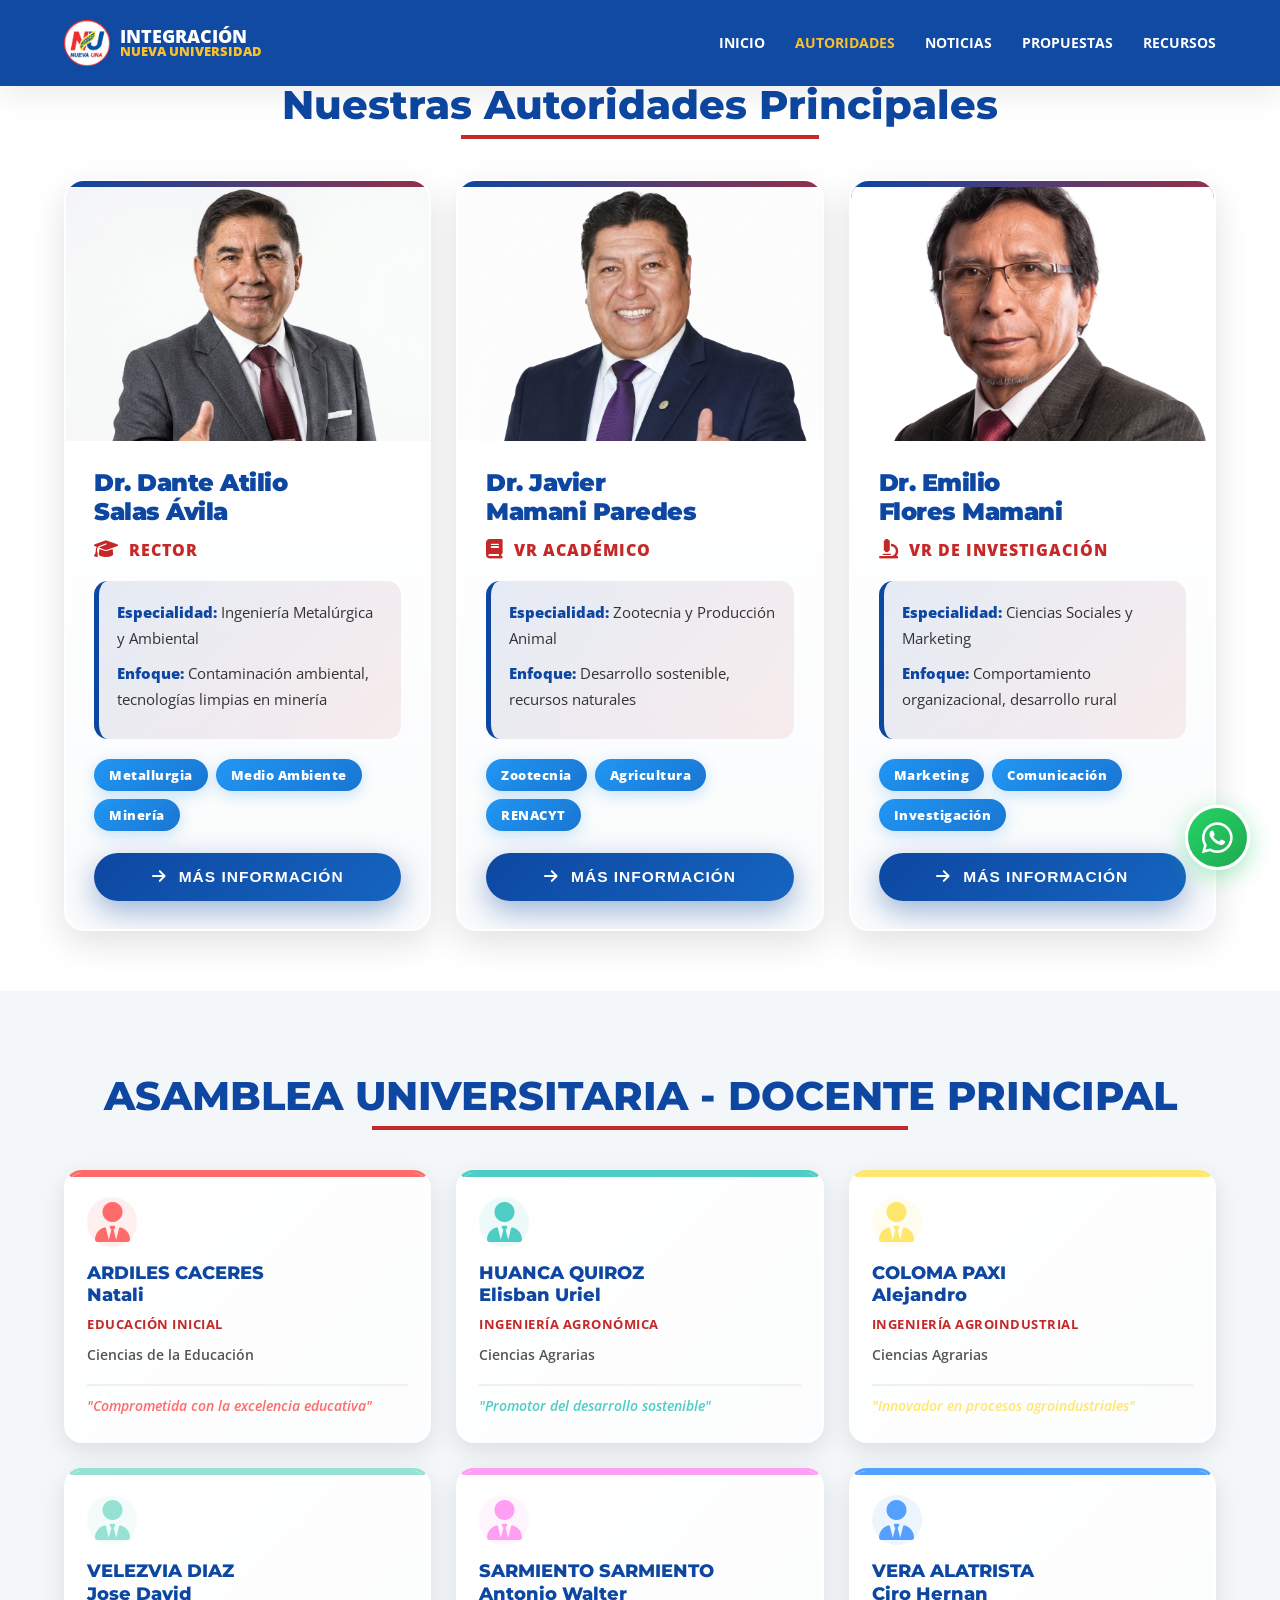
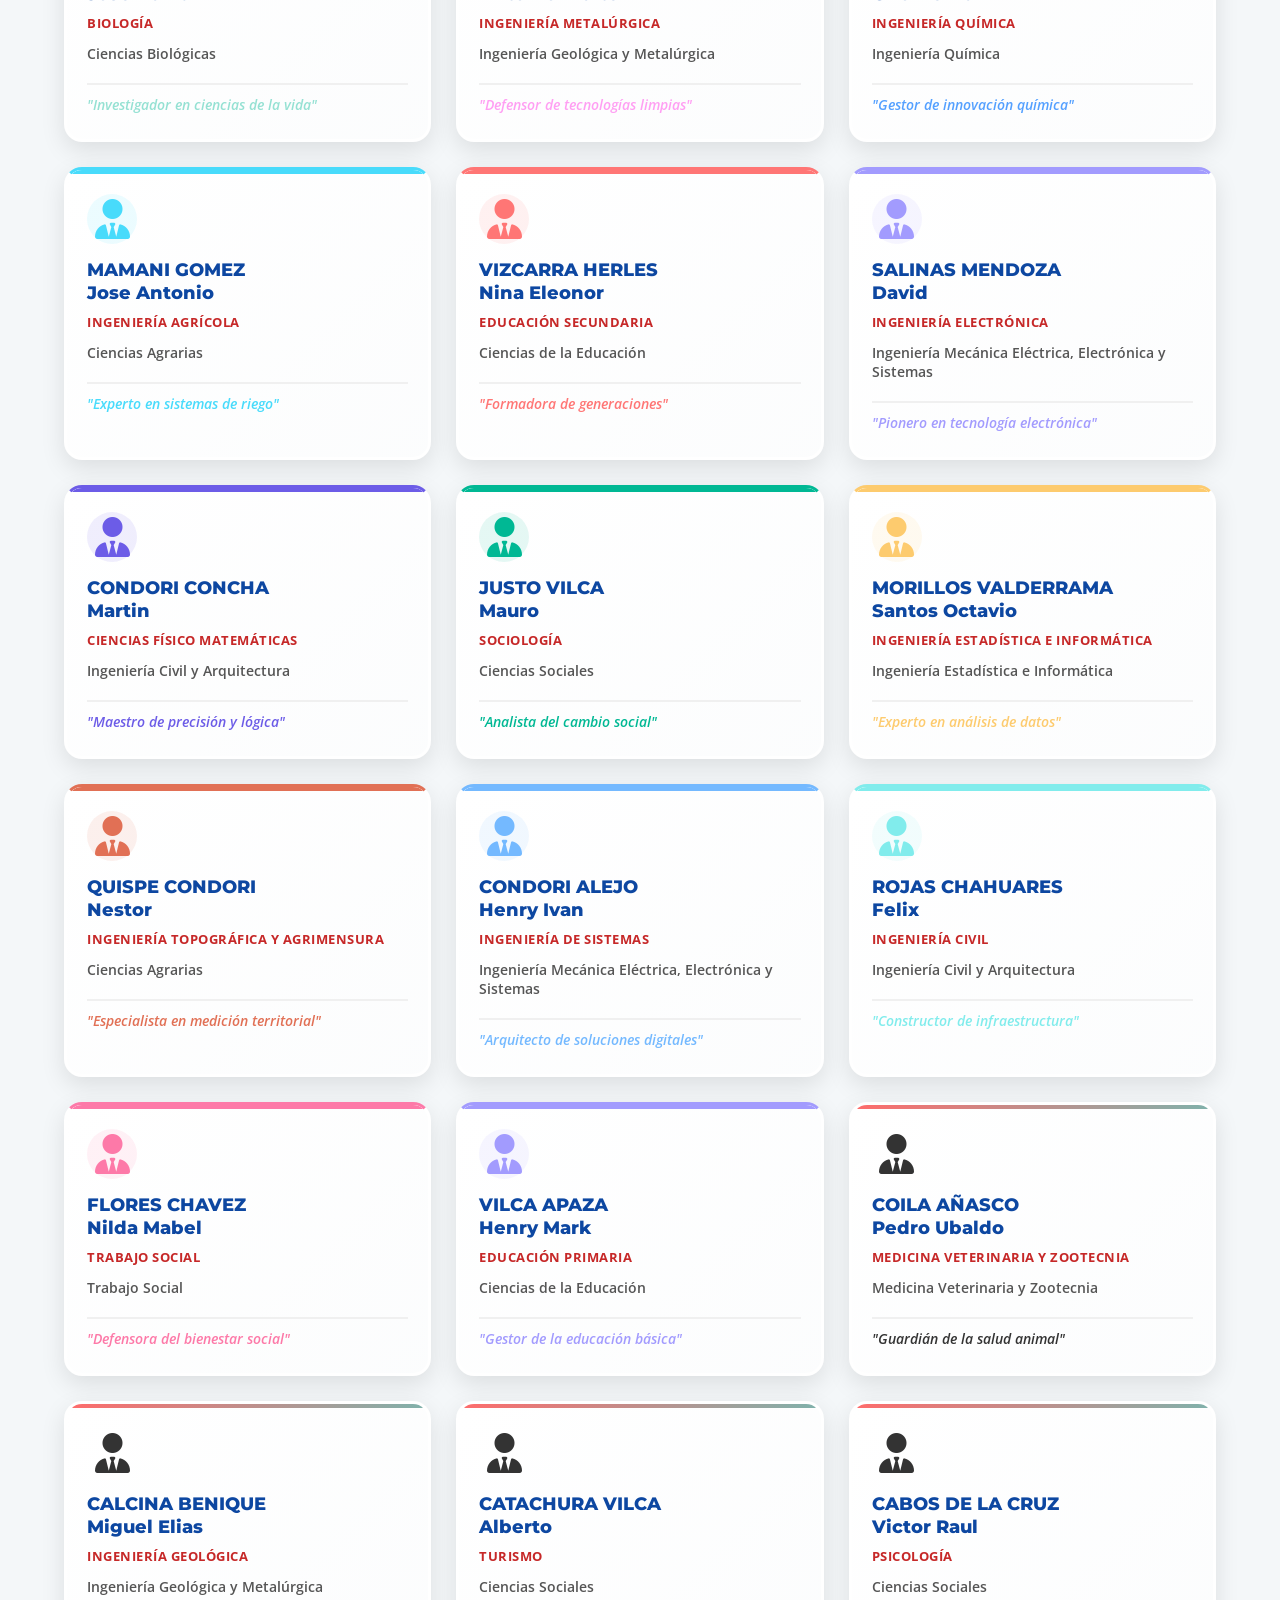
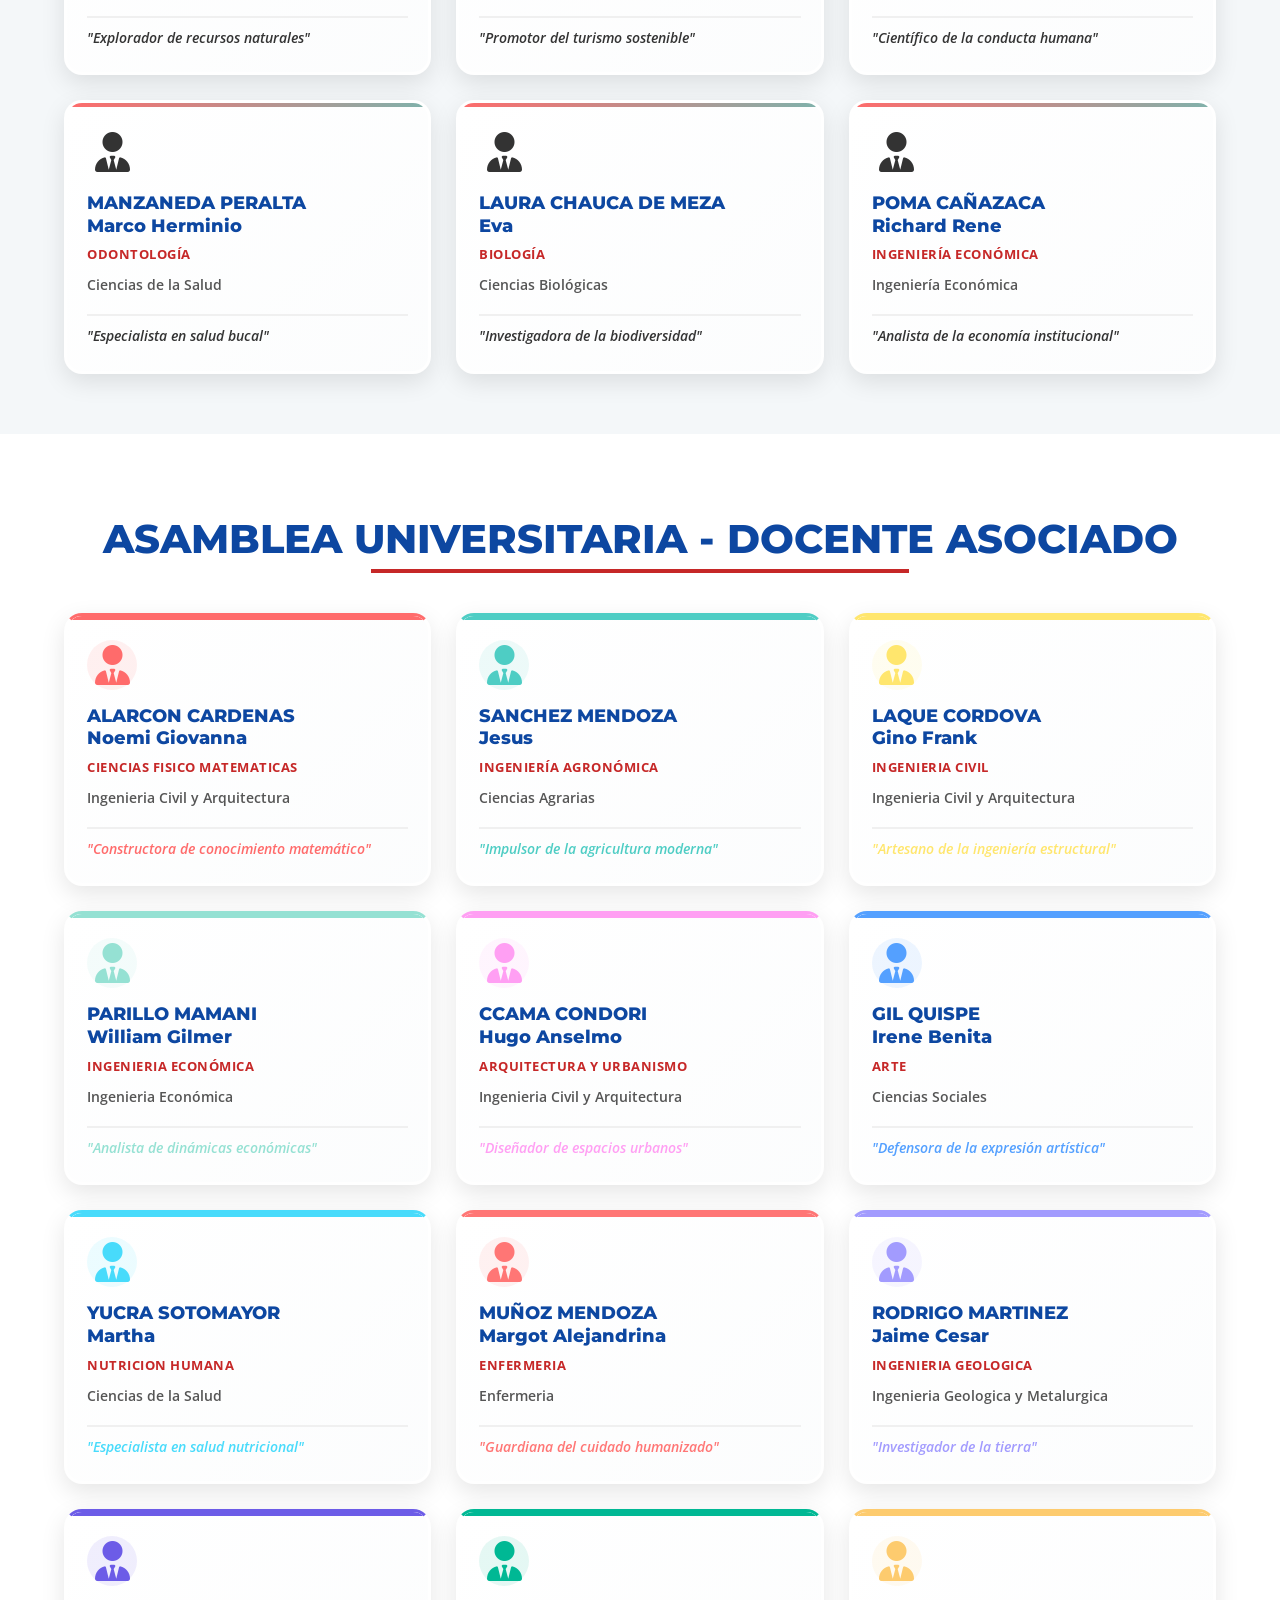
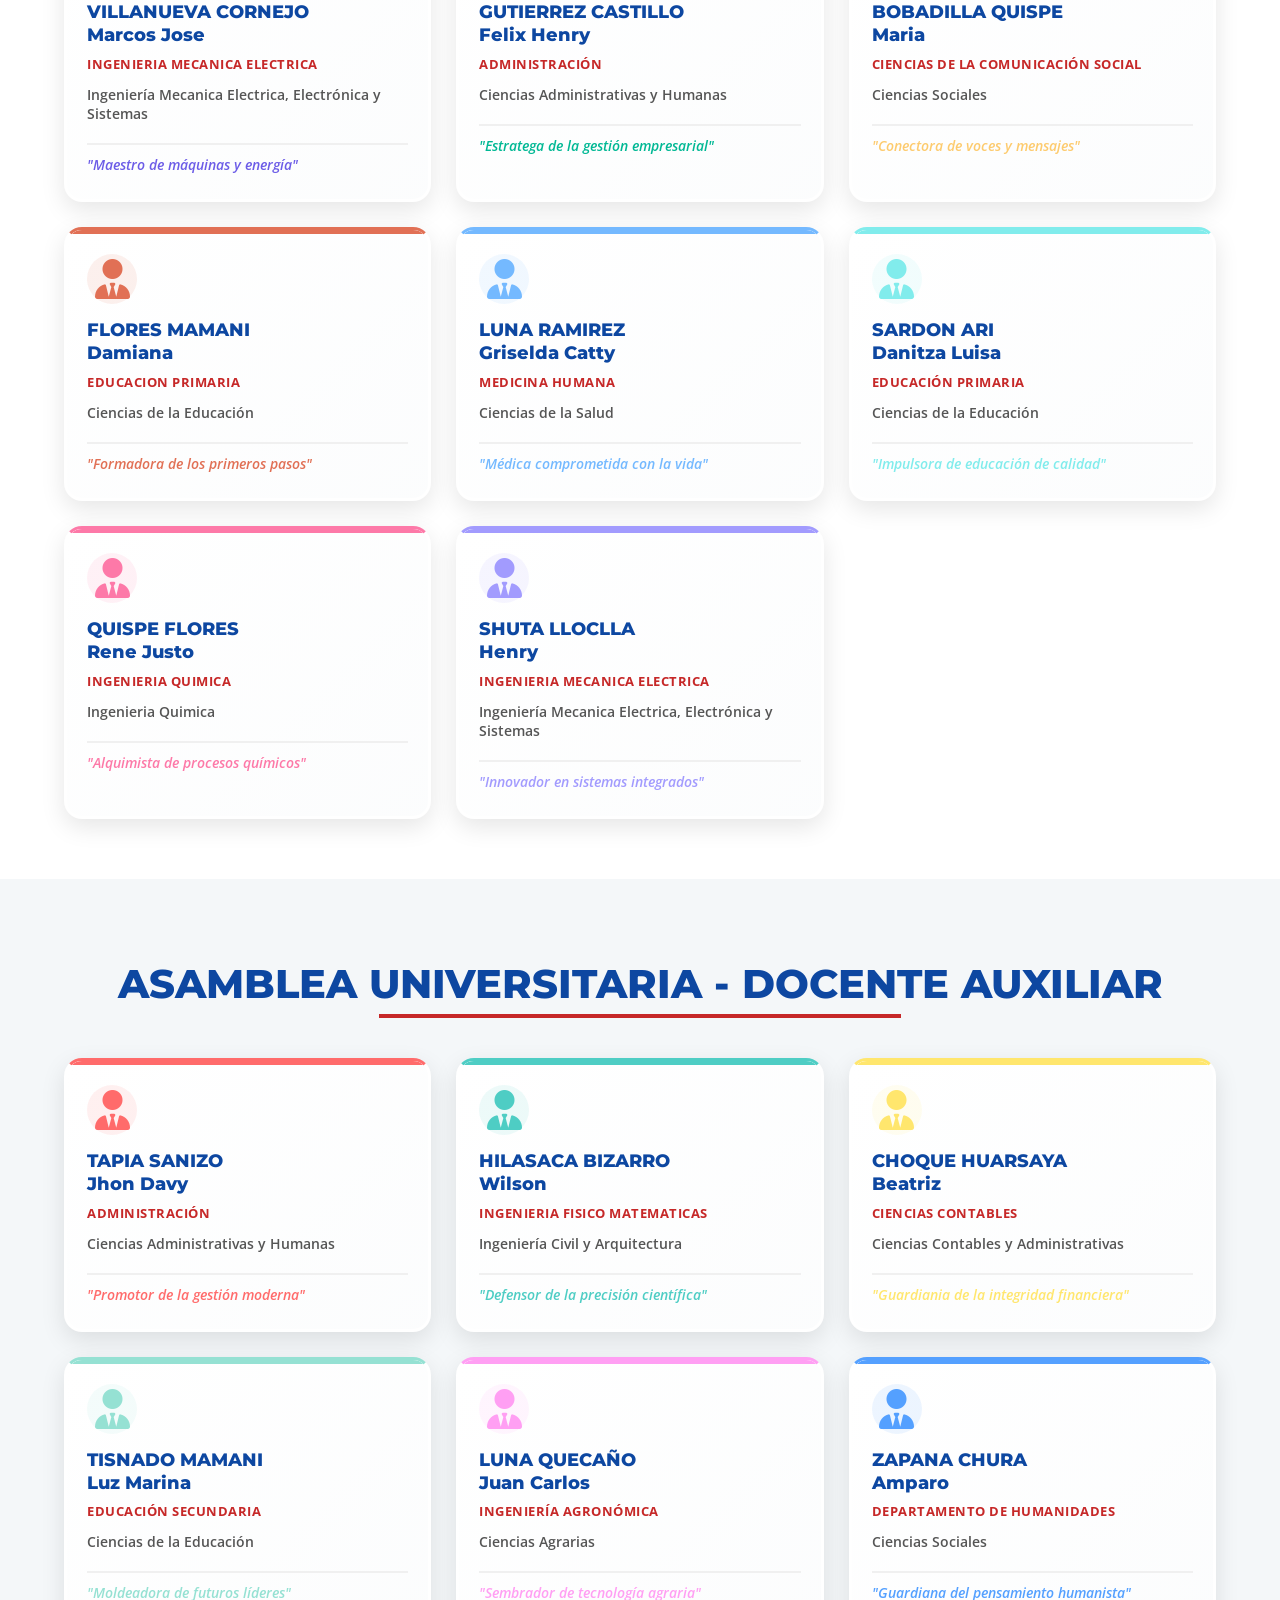
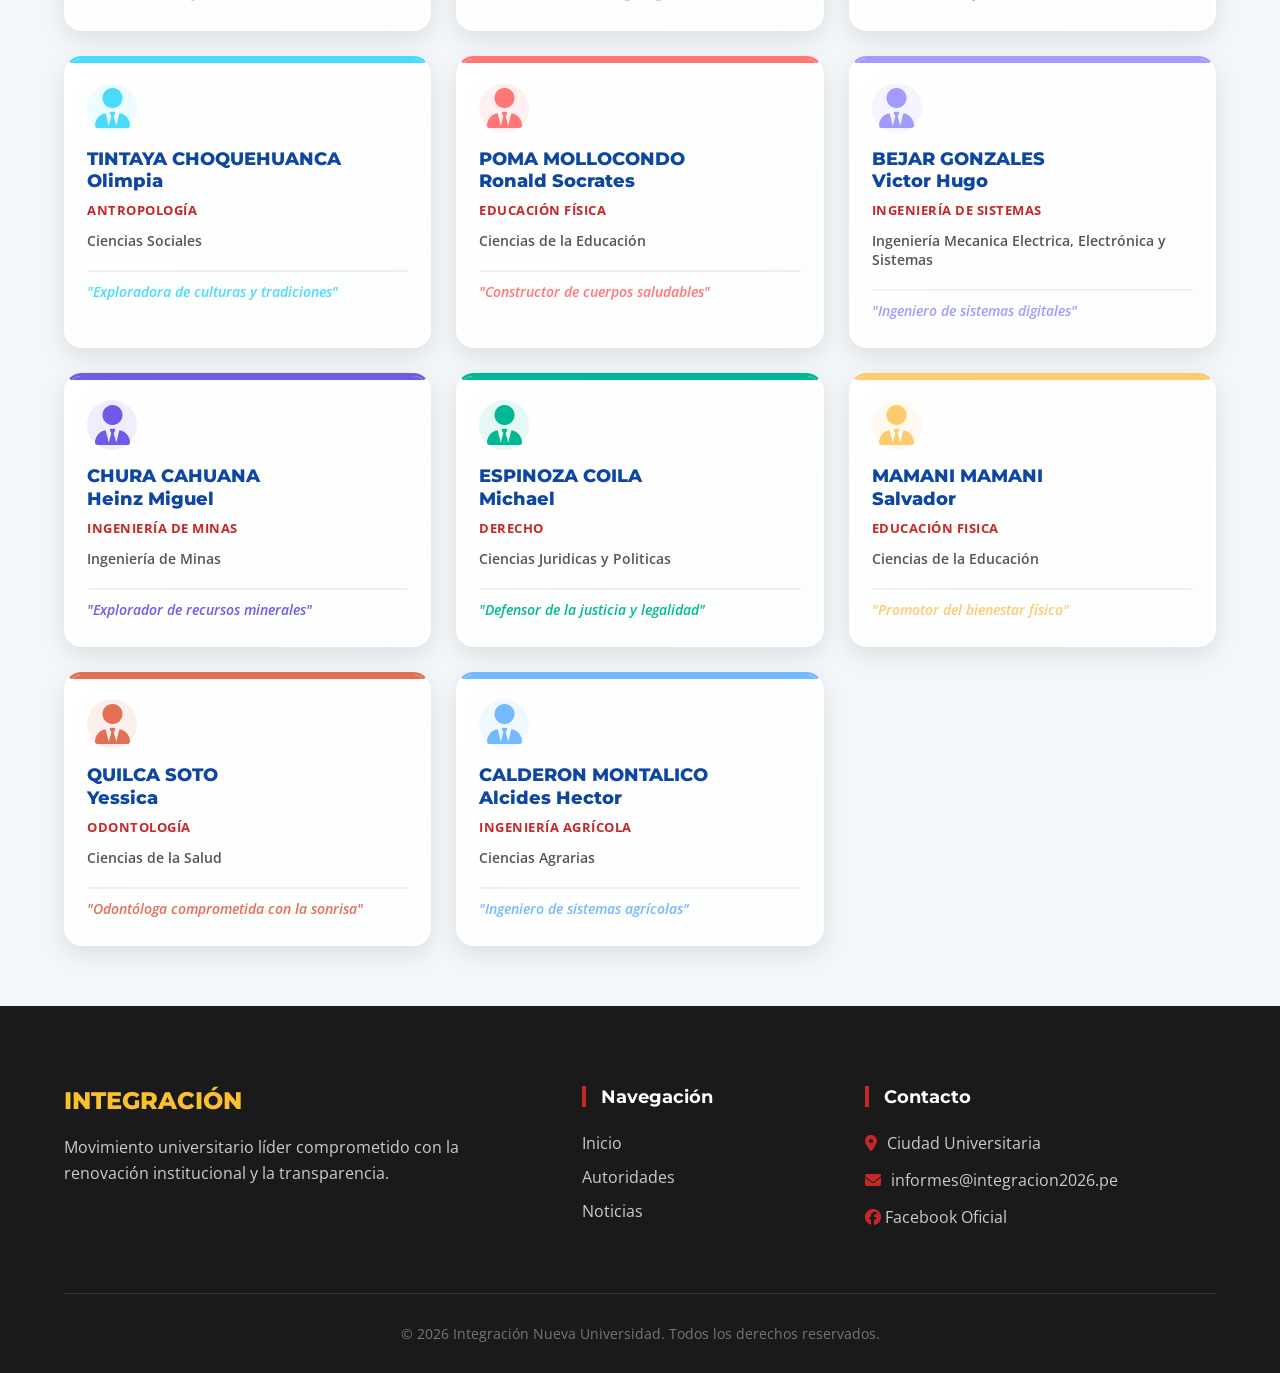
<file: autoridades.html>
<!DOCTYPE html>
<html lang="es">
<head>
    <meta charset="UTF-8">
    <meta name="viewport" content="width=device-width, initial-scale=1.0">
    <title>Nuestro Equipo | Integración Nueva Universidad</title>
    <link href="https://fonts.googleapis.com/css2?family=Montserrat:wght@400;600;700;800&family=Open+Sans:wght@300;400;600&display=swap" rel="stylesheet">
    <link rel="stylesheet" href="https://cdnjs.cloudflare.com/ajax/libs/font-awesome/6.4.0/css/all.min.css">
    <link rel="stylesheet" href="style.css">
    <link rel="icon" href="logo.PNG" type="image/x-icon">
</head>
<body>

    <header id="main-header">
        <div class="container nav-container">
            <a href="index.html" class="logo">
                <img src='logo.PNG' style="height: 7%; width: 7%;">
                <div class="logo-text">INTEGRACIÓN<span>NUEVA UNIVERSIDAD</span></div>
            </a>
            <nav class="nav-links">
                <a href="index.html" >Inicio</a>
                <a href="autoridades.html" class="active">Autoridades</a>
                <a href="noticias.html">Noticias</a>
                <a href="propuestas.html">Propuestas</a>
                <a href="recursos.html">Recursos</a>
            </nav>
            <div class="menu-toggle"><i class="fa-solid fa-bars"></i></div>
        </div>
    </header>

    <section class="section-padding section-padding-tight">
        <div class="container">
            <div class="center-title">
                <h2>Nuestras Autoridades Principales</h2>
            </div>
            
            <div class="auth-grid">
                <!-- Dr. Dante Atilio Salas Ávila -->
                <div class="auth-card">
                    <div class="card-image-wrapper">
                        <img src="dante.jpg" class="auth-img" alt="Dr. Dante Atilio Salas Ávila">
                    </div>
                    <div class="card-content">
                        <h3 class="auth-name">Dr. Dante Atilio<br>Salas Ávila</h3>
                        <p class="auth-role">
                            <i class="fas fa-graduation-cap"></i>  Rector
                        </p>
                        <div class="summary-info">
                            <p><strong>Especialidad:</strong> Ingeniería Metalúrgica y Ambiental</p>
                            <p><strong>Enfoque:</strong> Contaminación ambiental, tecnologías limpias en minería</p>
                        </div>
                        <div class="expertise-tags">
                            <span class="tag">Metallurgia</span>
                            <span class="tag">Medio Ambiente</span>
                            <span class="tag">Minería</span>
                        </div>
                        <button class="btn-more-info" onclick="openModal('dante')">
                            <i class="fas fa-arrow-right"></i> Más Información
                        </button>
                    </div>
                </div>

                <!-- Dr. Javier Mamani Paredes -->
                <div class="auth-card">
                    <div class="card-image-wrapper">
                        <img src="javier.png" class="auth-img" alt="Dr. Javier Mamani Paredes">
                    </div>
                    <div class="card-content">
                        <h3 class="auth-name">Dr. Javier<br>Mamani Paredes</h3>
                        <p class="auth-role">
                            <i class="fas fa-book"></i>  VR Académico
                        </p>
                        <div class="summary-info">
                            <p><strong>Especialidad:</strong> Zootecnia y Producción Animal</p>
                            <p><strong>Enfoque:</strong> Desarrollo sostenible, recursos naturales</p>
                        </div>
                        <div class="expertise-tags">
                            <span class="tag">Zootecnia</span>
                            <span class="tag">Agricultura</span>
                            <span class="tag">RENACYT</span>
                        </div>
                        <button class="btn-more-info" onclick="openModal('javier')">
                            <i class="fas fa-arrow-right"></i> Más Información
                        </button>
                    </div>
                </div>

                <!-- Dr. Emilio Flores Mamani -->
                <div class="auth-card">
                    <div class="card-image-wrapper">
                        <img src="emilio.png" class="auth-img" alt="Dr. Emilio Flores Mamani">
                    </div>
                    <div class="card-content">
                        <h3 class="auth-name">Dr. Emilio<br>Flores Mamani</h3>
                        <p class="auth-role">
                            <i class="fas fa-microscope"></i>  VR de Investigación
                        </p>
                        <div class="summary-info">
                            <p><strong>Especialidad:</strong> Ciencias Sociales y Marketing</p>
                            <p><strong>Enfoque:</strong> Comportamiento organizacional, desarrollo rural</p>
                        </div>
                        <div class="expertise-tags">
                            <span class="tag">Marketing</span>
                            <span class="tag">Comunicación</span>
                            <span class="tag">Investigación</span>
                        </div>
                        <button class="btn-more-info" onclick="openModal('emilio')">
                            <i class="fas fa-arrow-right"></i> Más Información
                        </button>
                    </div>
                </div>
            </div>

            <!-- Modal de Información Detallada -->
            <div id="modal-dante" class="modal">
                <div class="modal-content">
                    <span class="close-modal" onclick="closeModal('dante')">&times;</span>
                    <div class="modal-header">
                        <img src="dante.jpg" class="modal-img" alt="Dr. Dante Atilio Salas Ávila">
                        <div>
                            <h2>Dr. Dante Atilio Salas Ávila</h2>
                            <p class="modal-role">Profesor Principal de Ingeniería Metalúrgica</p>
                        </div>
                    </div>
                    <div class="modal-body">
                        <div class="modal-section">
                            <h3><i class="fas fa-graduation-cap"></i> Formación Académica</h3>
                            <ul>
                                <li><strong>Licenciatura:</strong> Ingeniero Metalurgista - UNSA</li>
                                <li><strong>Maestría:</strong> Magister Scientiae en Tecnologías de Protección Ambiental - UNA</li>
                                <li><strong>Doctorado:</strong> Doctoris Scientiae en Ciencia, Tecnología y Medio Ambiente - UNA</li>
                            </ul>
                        </div>
                        <div class="modal-section">
                            <h3><i class="fas fa-briefcase"></i> Experiencia</h3>
                            <ul>
                                <li>Profesor Principal de Ingeniería Metalúrgica (desde 1997)</li>
                                <li>Vicerrector Académico (2020-2021)</li>
                                <li>Director Regional de Energía y Minas (2015-2016, 2021-2022)</li>
                                <li>Autor de 20+ artículos científicos indexados</li>
                            </ul>
                        </div>
                        <div class="modal-section">
                            <h3><i class="fas fa-flask"></i> Líneas de Investigación</h3>
                            <ul>
                                <li>Evaluación de contaminación por metales pesados</li>
                                <li>Tecnologías limpias en minería</li>
                                <li>Geoquímica ambiental</li>
                                <li>Calidad de agua y sedimentos</li>
                            </ul>
                        </div>
                        <div class="modal-section">
                            <h3><i class="fas fa-trophy"></i> Distinciones</h3>
                            <p>Diploma de Honor como Director Regional de Energía y Minas</p>
                        </div>
                        <div class="modal-links">
                            <a href="https://orcid.org/0000-0002-7033-2006" target="_blank" class="modal-link">
                                <i class="fas fa-external-link-alt"></i> ORCID Profile
                            </a>
                            <a href="https://www.scopus.com/authid/detail.uri?authorId=57299208200" target="_blank" class="modal-link">
                                <i class="fas fa-external-link-alt"></i> Scopus Profile
                            </a>
                            <a href="https://ctivitae.concytec.gob.pe/appDirectorioCTI/VerDatosInvestigador.do?id_investigador=0019678" target="_blank" class="modal-link">
                                <i class="fas fa-external-link-alt"></i> CTI Vitae Completo
                            </a>
                        </div>
                    </div>
                </div>
            </div>

            <div id="modal-javier" class="modal">
                <div class="modal-content">
                    <span class="close-modal" onclick="closeModal('javier')">&times;</span>
                    <div class="modal-header">
                        <img src="javier.png" class="modal-img" alt="Dr. Javier Mamani Paredes">
                        <div>
                            <h2>Dr. Javier Mamani Paredes</h2>
                            <p class="modal-role">Decano de Facultad de Ciencias Agrarias</p>
                        </div>
                    </div>
                    <div class="modal-body">
                        <div class="modal-section">
                            <h3><i class="fas fa-graduation-cap"></i> Formación Académica</h3>
                            <ul>
                                <li><strong>Licenciatura:</strong> Ingeniero Agrónomo Zootecnista - UNA</li>
                                <li><strong>Maestría:</strong> Magister Scientiae en Producción Animal - UNA</li>
                                <li><strong>Doctorado:</strong> Doctoris Scientiae en Ciencia, Tecnología y Medio Ambiente - UNA</li>
                            </ul>
                        </div>
                        <div class="modal-section">
                            <h3><i class="fas fa-briefcase"></i> Experiencia</h3>
                            <ul>
                                <li>20+ años de experiencia profesional</li>
                                <li>Profesor Principal UNA Puno (desde 2016)</li>
                                <li>Decano de Facultad de Ciencias Agrarias (desde 2024)</li>
                                <li>Investigador RENACYT</li>
                                <li>Asesor de más de 50 tesis de pregrado y postgrado</li>
                            </ul>
                        </div>
                        <div class="modal-section">
                            <h3><i class="fas fa-flask"></i> Líneas de Investigación</h3>
                            <ul>
                                <li>Producción animal y desarrollo sostenible</li>
                                <li>Mejoramiento genético en camélidos</li>
                                <li>Producción de forrajes</li>
                                <li>Gestión de recursos naturales</li>
                            </ul>
                        </div>
                        <div class="modal-section">
                            <h3><i class="fas fa-trophy"></i> Logros</h3>
                            <ul>
                                <li>Autor de 3 libros académicos</li>
                                <li>Publicaciones en revistas indexadas (Scopus)</li>
                                <li>Director de múltiples proyectos de investigación</li>
                                <li>Capacitación en Gestión Pública y TIC</li>
                            </ul>
                        </div>
                        <div class="modal-links">
                            <a href="https://orcid.org/0000-0002-4375-3892" target="_blank" class="modal-link">
                                <i class="fas fa-external-link-alt"></i> ORCID Profile
                            </a>
                            <a href="https://www.scopus.com/authid/detail.uri?authorId=59310903700" target="_blank" class="modal-link">
                                <i class="fas fa-external-link-alt"></i> Scopus Profile
                            </a>
                            <a href="https://ctivitae.concytec.gob.pe/appDirectorioCTI/VerDatosInvestigador.do?id_investigador=29887" target="_blank" class="modal-link">
                                <i class="fas fa-external-link-alt"></i> CTI Vitae Completo
                            </a>
                        </div>
                    </div>
                </div>
            </div>

            <div id="modal-emilio" class="modal">
                <div class="modal-content">
                    <span class="close-modal" onclick="closeModal('emilio')">&times;</span>
                    <div class="modal-header">
                        <img src="emilio.png" class="modal-img" alt="Dr. Emilio Flores Mamani">
                        <div>
                            <h2>Dr. Emilio Flores Mamani</h2>
                            <p class="modal-role">Profesor Principal & Director de Investigaciones</p>
                        </div>
                    </div>
                    <div class="modal-body">
                        <div class="modal-section">
                            <h3><i class="fas fa-graduation-cap"></i> Formación Académica</h3>
                            <ul>
                                <li><strong>Licenciatura:</strong> Licenciado en Ciencias de la Comunicación Social - UNA</li>
                                <li><strong>Maestría:</strong> Maestro en Marketing y Negocios Internacionales - UNFV</li>
                                <li><strong>Doctorado:</strong> Doctor en Ciencias, Programa de Administración - Universidad de São Paulo, Brasil</li>
                            </ul>
                        </div>
                        <div class="modal-section">
                            <h3><i class="fas fa-briefcase"></i> Experiencia</h3>
                            <ul>
                                <li>Profesor Principal de pre y postgrado (desde 1998)</li>
                                <li>Director de Revista Científica COMUNI@CCION (2010-2016)</li>
                                <li>Decano de Facultad de Ciencias Sociales (2014-2015)</li>
                                <li>Director del Instituto de Investigaciones Socioeconómicas y Agrobiodiversidad</li>
                                <li>Autor de 50+ artículos científicos</li>
                            </ul>
                        </div>
                        <div class="modal-section">
                            <h3><i class="fas fa-flask"></i> Líneas de Investigación</h3>
                            <ul>
                                <li>Marketing y comportamiento del consumidor</li>
                                <li>Desarrollo organizacional</li>
                                <li>Comunicación interpersonal</li>
                                <li>Agrobiodiversidad andina</li>
                            </ul>
                        </div>
                        <div class="modal-section">
                            <h3><i class="fas fa-trophy"></i> Distinciones</h3>
                            <ul>
                                <li>Ganador del Segundo Concurso de Investigación Científica 2013</li>
                                <li>Honor al Mérito por labor como Decano</li>
                                <li>Diploma de Reconocimiento por indización de revista científica</li>
                            </ul>
                        </div>
                        <div class="modal-links">
                            <a href="https://orcid.org/0000-0002-0317-6867" target="_blank" class="modal-link">
                                <i class="fas fa-external-link-alt"></i> ORCID Profile
                            </a>
                            <a href="https://www.scopus.com/authid/detail.uri?authorId=59411736500" target="_blank" class="modal-link">
                                <i class="fas fa-external-link-alt"></i> Scopus Profile
                            </a>
                            <a href="https://dina.concytec.gob.pe/appDirectorioCTI/VerDatosInvestigador.do?id_investigador=5108" target="_blank" class="modal-link">
                                <i class="fas fa-external-link-alt"></i> CTI Vitae Completo
                            </a>
                        </div>
                    </div>
                </div>
            </div>
        </div>
    </section>

    <section class="section-padding section-padding-tight bg-light">
        <div class="container">
            <div class="center-title">
                <h2>ASAMBLEA UNIVERSITARIA - DOCENTE PRINCIPAL</h2>
            </div>
            
            <div class="assembly-grid">
                <div class="assembly-card">
                    <div class="assembly-card-content">
                        <div class="assembly-icon"><i class="fa-solid fa-user-tie"></i></div>
                        <h3 class="assembly-name">ARDILES CACERES<br>Natali</h3>
                        <p class="assembly-role">Educación Inicial</p>
                        <p class="assembly-faculty">Ciencias de la Educación</p>
                        <p class="assembly-phrase">"Comprometida con la excelencia educativa"</p>
                    </div>
                </div>

                <div class="assembly-card">
                    <div class="assembly-card-content">
                        <div class="assembly-icon"><i class="fa-solid fa-user-tie"></i></div>
                        <h3 class="assembly-name">HUANCA QUIROZ<br>Elisban Uriel</h3>
                        <p class="assembly-role">Ingeniería Agronómica</p>
                        <p class="assembly-faculty">Ciencias Agrarias</p>
                        <p class="assembly-phrase">"Promotor del desarrollo sostenible"</p>
                    </div>
                </div>

                <div class="assembly-card">
                    <div class="assembly-card-content">
                        <div class="assembly-icon"><i class="fa-solid fa-user-tie"></i></div>
                        <h3 class="assembly-name">COLOMA PAXI<br>Alejandro</h3>
                        <p class="assembly-role">Ingeniería Agroindustrial</p>
                        <p class="assembly-faculty">Ciencias Agrarias</p>
                        <p class="assembly-phrase">"Innovador en procesos agroindustriales"</p>
                    </div>
                </div>

                <div class="assembly-card">
                    <div class="assembly-card-content">
                        <div class="assembly-icon"><i class="fa-solid fa-user-tie"></i></div>
                        <h3 class="assembly-name">VELEZVIA DIAZ<br>Jose David</h3>
                        <p class="assembly-role">Biología</p>
                        <p class="assembly-faculty">Ciencias Biológicas</p>
                        <p class="assembly-phrase">"Investigador en ciencias de la vida"</p>
                    </div>
                </div>

                <div class="assembly-card">
                    <div class="assembly-card-content">
                        <div class="assembly-icon"><i class="fa-solid fa-user-tie"></i></div>
                        <h3 class="assembly-name">SARMIENTO SARMIENTO<br>Antonio Walter</h3>
                        <p class="assembly-role">Ingeniería Metalúrgica</p>
                        <p class="assembly-faculty">Ingeniería Geológica y Metalúrgica</p>
                        <p class="assembly-phrase">"Defensor de tecnologías limpias"</p>
                    </div>
                </div>

                <div class="assembly-card">
                    <div class="assembly-card-content">
                        <div class="assembly-icon"><i class="fa-solid fa-user-tie"></i></div>
                        <h3 class="assembly-name">VERA ALATRISTA<br>Ciro Hernan</h3>
                        <p class="assembly-role">Ingeniería Química</p>
                        <p class="assembly-faculty">Ingeniería Química</p>
                        <p class="assembly-phrase">"Gestor de innovación química"</p>
                    </div>
                </div>

                <div class="assembly-card">
                    <div class="assembly-card-content">
                        <div class="assembly-icon"><i class="fa-solid fa-user-tie"></i></div>
                        <h3 class="assembly-name">MAMANI GOMEZ<br>Jose Antonio</h3>
                        <p class="assembly-role">Ingeniería Agrícola</p>
                        <p class="assembly-faculty">Ciencias Agrarias</p>
                        <p class="assembly-phrase">"Experto en sistemas de riego"</p>
                    </div>
                </div>

                <div class="assembly-card">
                    <div class="assembly-card-content">
                        <div class="assembly-icon"><i class="fa-solid fa-user-tie"></i></div>
                        <h3 class="assembly-name">VIZCARRA HERLES<br>Nina Eleonor</h3>
                        <p class="assembly-role">Educación Secundaria</p>
                        <p class="assembly-faculty">Ciencias de la Educación</p>
                        <p class="assembly-phrase">"Formadora de generaciones"</p>
                    </div>
                </div>

                <div class="assembly-card">
                    <div class="assembly-card-content">
                        <div class="assembly-icon"><i class="fa-solid fa-user-tie"></i></div>
                        <h3 class="assembly-name">SALINAS MENDOZA<br>David</h3>
                        <p class="assembly-role">Ingeniería Electrónica</p>
                        <p class="assembly-faculty">Ingeniería Mecánica Eléctrica, Electrónica y Sistemas</p>
                        <p class="assembly-phrase">"Pionero en tecnología electrónica"</p>
                    </div>
                </div>

                <div class="assembly-card">
                    <div class="assembly-card-content">
                        <div class="assembly-icon"><i class="fa-solid fa-user-tie"></i></div>
                        <h3 class="assembly-name">CONDORI CONCHA<br>Martin</h3>
                        <p class="assembly-role">Ciencias Físico Matemáticas</p>
                        <p class="assembly-faculty">Ingeniería Civil y Arquitectura</p>
                        <p class="assembly-phrase">"Maestro de precisión y lógica"</p>
                    </div>
                </div>

                <div class="assembly-card">
                    <div class="assembly-card-content">
                        <div class="assembly-icon"><i class="fa-solid fa-user-tie"></i></div>
                        <h3 class="assembly-name">JUSTO VILCA<br>Mauro</h3>
                        <p class="assembly-role">Sociología</p>
                        <p class="assembly-faculty">Ciencias Sociales</p>
                        <p class="assembly-phrase">"Analista del cambio social"</p>
                    </div>
                </div>

                <div class="assembly-card">
                    <div class="assembly-card-content">
                        <div class="assembly-icon"><i class="fa-solid fa-user-tie"></i></div>
                        <h3 class="assembly-name">MORILLOS VALDERRAMA<br>Santos Octavio</h3>
                        <p class="assembly-role">Ingeniería Estadística e Informática</p>
                        <p class="assembly-faculty">Ingeniería Estadística e Informática</p>
                        <p class="assembly-phrase">"Experto en análisis de datos"</p>
                    </div>
                </div>

                <div class="assembly-card">
                    <div class="assembly-card-content">
                        <div class="assembly-icon"><i class="fa-solid fa-user-tie"></i></div>
                        <h3 class="assembly-name">QUISPE CONDORI<br>Nestor</h3>
                        <p class="assembly-role">Ingeniería Topográfica y Agrimensura</p>
                        <p class="assembly-faculty">Ciencias Agrarias</p>
                        <p class="assembly-phrase">"Especialista en medición territorial"</p>
                    </div>
                </div>

                <div class="assembly-card">
                    <div class="assembly-card-content">
                        <div class="assembly-icon"><i class="fa-solid fa-user-tie"></i></div>
                        <h3 class="assembly-name">CONDORI ALEJO<br>Henry Ivan</h3>
                        <p class="assembly-role">Ingeniería de Sistemas</p>
                        <p class="assembly-faculty">Ingeniería Mecánica Eléctrica, Electrónica y Sistemas</p>
                        <p class="assembly-phrase">"Arquitecto de soluciones digitales"</p>
                    </div>
                </div>

                <div class="assembly-card">
                    <div class="assembly-card-content">
                        <div class="assembly-icon"><i class="fa-solid fa-user-tie"></i></div>
                        <h3 class="assembly-name">ROJAS CHAHUARES<br>Felix</h3>
                        <p class="assembly-role">Ingeniería Civil</p>
                        <p class="assembly-faculty">Ingeniería Civil y Arquitectura</p>
                        <p class="assembly-phrase">"Constructor de infraestructura"</p>
                    </div>
                </div>

                <div class="assembly-card">
                    <div class="assembly-card-content">
                        <div class="assembly-icon"><i class="fa-solid fa-user-tie"></i></div>
                        <h3 class="assembly-name">FLORES CHAVEZ<br>Nilda Mabel</h3>
                        <p class="assembly-role">Trabajo Social</p>
                        <p class="assembly-faculty">Trabajo Social</p>
                        <p class="assembly-phrase">"Defensora del bienestar social"</p>
                    </div>
                </div>

                <div class="assembly-card">
                    <div class="assembly-card-content">
                        <div class="assembly-icon"><i class="fa-solid fa-user-tie"></i></div>
                        <h3 class="assembly-name">VILCA APAZA<br>Henry Mark</h3>
                        <p class="assembly-role">Educación Primaria</p>
                        <p class="assembly-faculty">Ciencias de la Educación</p>
                        <p class="assembly-phrase">"Gestor de la educación básica"</p>
                    </div>
                </div>

                <div class="assembly-card">
                    <div class="assembly-card-content">
                        <div class="assembly-icon"><i class="fa-solid fa-user-tie"></i></div>
                        <h3 class="assembly-name">COILA AÑASCO<br>Pedro Ubaldo</h3>
                        <p class="assembly-role">Medicina Veterinaria y Zootecnia</p>
                        <p class="assembly-faculty">Medicina Veterinaria y Zootecnia</p>
                        <p class="assembly-phrase">"Guardián de la salud animal"</p>
                    </div>
                </div>

                <div class="assembly-card">
                    <div class="assembly-card-content">
                        <div class="assembly-icon"><i class="fa-solid fa-user-tie"></i></div>
                        <h3 class="assembly-name">CALCINA BENIQUE<br>Miguel Elias</h3>
                        <p class="assembly-role">Ingeniería Geológica</p>
                        <p class="assembly-faculty">Ingeniería Geológica y Metalúrgica</p>
                        <p class="assembly-phrase">"Explorador de recursos naturales"</p>
                    </div>
                </div>

                <div class="assembly-card">
                    <div class="assembly-card-content">
                        <div class="assembly-icon"><i class="fa-solid fa-user-tie"></i></div>
                        <h3 class="assembly-name">CATACHURA VILCA<br>Alberto</h3>
                        <p class="assembly-role">Turismo</p>
                        <p class="assembly-faculty">Ciencias Sociales</p>
                        <p class="assembly-phrase">"Promotor del turismo sostenible"</p>
                    </div>
                </div>

                <div class="assembly-card">
                    <div class="assembly-card-content">
                        <div class="assembly-icon"><i class="fa-solid fa-user-tie"></i></div>
                        <h3 class="assembly-name">CABOS DE LA CRUZ<br>Victor Raul</h3>
                        <p class="assembly-role">Psicología</p>
                        <p class="assembly-faculty">Ciencias Sociales</p>
                        <p class="assembly-phrase">"Científico de la conducta humana"</p>
                    </div>
                </div>

                <div class="assembly-card">
                    <div class="assembly-card-content">
                        <div class="assembly-icon"><i class="fa-solid fa-user-tie"></i></div>
                        <h3 class="assembly-name">MANZANEDA PERALTA<br>Marco Herminio</h3>
                        <p class="assembly-role">Odontología</p>
                        <p class="assembly-faculty">Ciencias de la Salud</p>
                        <p class="assembly-phrase">"Especialista en salud bucal"</p>
                    </div>
                </div>

                <div class="assembly-card">
                    <div class="assembly-card-content">
                        <div class="assembly-icon"><i class="fa-solid fa-user-tie"></i></div>
                        <h3 class="assembly-name">LAURA CHAUCA DE MEZA<br>Eva</h3>
                        <p class="assembly-role">Biología</p>
                        <p class="assembly-faculty">Ciencias Biológicas</p>
                        <p class="assembly-phrase">"Investigadora de la biodiversidad"</p>
                    </div>
                </div>

                <div class="assembly-card">
                    <div class="assembly-card-content">
                        <div class="assembly-icon"><i class="fa-solid fa-user-tie"></i></div>
                        <h3 class="assembly-name">POMA CAÑAZACA<br>Richard Rene</h3>
                        <p class="assembly-role">Ingeniería Económica</p>
                        <p class="assembly-faculty">Ingeniería Económica</p>
                        <p class="assembly-phrase">"Analista de la economía institucional"</p>
                    </div>
                </div>
            </div>
        </div>
    </section>
    <section class="section-padding section-padding-tight">
        <div class="container">
            <div class="center-title">
                <h2>ASAMBLEA UNIVERSITARIA - DOCENTE ASOCIADO</h2>
            </div>
            
            <div class="assembly-grid">
                <div class="assembly-card">
                    <div class="assembly-card-content">
                        <div class="assembly-icon"><i class="fa-solid fa-user-tie"></i></div>
                        <h3 class="assembly-name">ALARCON CARDENAS<br>Noemi Giovanna</h3>
                        <p class="assembly-role">Ciencias Fisico Matematicas</p>
                        <p class="assembly-faculty">Ingenieria Civil y Arquitectura</p>
                        <p class="assembly-phrase">"Constructora de conocimiento matemático"</p>
                    </div>
                </div>

                <div class="assembly-card">
                    <div class="assembly-card-content">
                        <div class="assembly-icon"><i class="fa-solid fa-user-tie"></i></div>
                        <h3 class="assembly-name">SANCHEZ MENDOZA<br>Jesus</h3>
                        <p class="assembly-role">Ingeniería Agronómica</p>
                        <p class="assembly-faculty">Ciencias Agrarias</p>
                        <p class="assembly-phrase">"Impulsor de la agricultura moderna"</p>
                    </div>
                </div>

                <div class="assembly-card">
                    <div class="assembly-card-content">
                        <div class="assembly-icon"><i class="fa-solid fa-user-tie"></i></div>
                        <h3 class="assembly-name">LAQUE CORDOVA<br>Gino Frank</h3>
                        <p class="assembly-role">Ingenieria Civil</p>
                        <p class="assembly-faculty">Ingenieria Civil y Arquitectura</p>
                        <p class="assembly-phrase">"Artesano de la ingeniería estructural"</p>
                    </div>
                </div>

                <div class="assembly-card">
                    <div class="assembly-card-content">
                        <div class="assembly-icon"><i class="fa-solid fa-user-tie"></i></div>
                        <h3 class="assembly-name">PARILLO MAMANI<br>William Gilmer</h3>
                        <p class="assembly-role">Ingenieria Económica</p>
                        <p class="assembly-faculty">Ingenieria Económica</p>
                        <p class="assembly-phrase">"Analista de dinámicas económicas"</p>
                    </div>
                </div>

                <div class="assembly-card">
                    <div class="assembly-card-content">
                        <div class="assembly-icon"><i class="fa-solid fa-user-tie"></i></div>
                        <h3 class="assembly-name">CCAMA CONDORI<br>Hugo Anselmo</h3>
                        <p class="assembly-role">Arquitectura y Urbanismo</p>
                        <p class="assembly-faculty">Ingenieria Civil y Arquitectura</p>
                        <p class="assembly-phrase">"Diseñador de espacios urbanos"</p>
                    </div>
                </div>

                <div class="assembly-card">
                    <div class="assembly-card-content">
                        <div class="assembly-icon"><i class="fa-solid fa-user-tie"></i></div>
                        <h3 class="assembly-name">GIL QUISPE<br>Irene Benita</h3>
                        <p class="assembly-role">Arte</p>
                        <p class="assembly-faculty">Ciencias Sociales</p>
                        <p class="assembly-phrase">"Defensora de la expresión artística"</p>
                    </div>
                </div>

                <div class="assembly-card">
                    <div class="assembly-card-content">
                        <div class="assembly-icon"><i class="fa-solid fa-user-tie"></i></div>
                        <h3 class="assembly-name">YUCRA SOTOMAYOR<br>Martha</h3>
                        <p class="assembly-role">Nutricion Humana</p>
                        <p class="assembly-faculty">Ciencias de la Salud</p>
                        <p class="assembly-phrase">"Especialista en salud nutricional"</p>
                    </div>
                </div>

                <div class="assembly-card">
                    <div class="assembly-card-content">
                        <div class="assembly-icon"><i class="fa-solid fa-user-tie"></i></div>
                        <h3 class="assembly-name">MUÑOZ MENDOZA<br>Margot Alejandrina</h3>
                        <p class="assembly-role">Enfermeria</p>
                        <p class="assembly-faculty">Enfermeria</p>
                        <p class="assembly-phrase">"Guardiana del cuidado humanizado"</p>
                    </div>
                </div>

                <div class="assembly-card">
                    <div class="assembly-card-content">
                        <div class="assembly-icon"><i class="fa-solid fa-user-tie"></i></div>
                        <h3 class="assembly-name">RODRIGO MARTINEZ<br>Jaime Cesar</h3>
                        <p class="assembly-role">Ingenieria Geologica</p>
                        <p class="assembly-faculty">Ingenieria Geologica y Metalurgica</p>
                        <p class="assembly-phrase">"Investigador de la tierra"</p>
                    </div>
                </div>

                <div class="assembly-card">
                    <div class="assembly-card-content">
                        <div class="assembly-icon"><i class="fa-solid fa-user-tie"></i></div>
                        <h3 class="assembly-name">VILLANUEVA CORNEJO<br>Marcos Jose</h3>
                        <p class="assembly-role">Ingenieria Mecanica Electrica</p>
                        <p class="assembly-faculty">Ingeniería Mecanica Electrica, Electrónica y Sistemas</p>
                        <p class="assembly-phrase">"Maestro de máquinas y energía"</p>
                    </div>
                </div>

                <div class="assembly-card">
                    <div class="assembly-card-content">
                        <div class="assembly-icon"><i class="fa-solid fa-user-tie"></i></div>
                        <h3 class="assembly-name">GUTIERREZ CASTILLO<br>Felix Henry</h3>
                        <p class="assembly-role">Administración</p>
                        <p class="assembly-faculty">Ciencias Administrativas y Humanas</p>
                        <p class="assembly-phrase">"Estratega de la gestión empresarial"</p>
                    </div>
                </div>

                <div class="assembly-card">
                    <div class="assembly-card-content">
                        <div class="assembly-icon"><i class="fa-solid fa-user-tie"></i></div>
                        <h3 class="assembly-name">BOBADILLA QUISPE<br>Maria</h3>
                        <p class="assembly-role">Ciencias de la Comunicación Social</p>
                        <p class="assembly-faculty">Ciencias Sociales</p>
                        <p class="assembly-phrase">"Conectora de voces y mensajes"</p>
                    </div>
                </div>

                <div class="assembly-card">
                    <div class="assembly-card-content">
                        <div class="assembly-icon"><i class="fa-solid fa-user-tie"></i></div>
                        <h3 class="assembly-name">FLORES MAMANI<br>Damiana</h3>
                        <p class="assembly-role">Educacion Primaria</p>
                        <p class="assembly-faculty">Ciencias de la Educación</p>
                        <p class="assembly-phrase">"Formadora de los primeros pasos"</p>
                    </div>
                </div>

                <div class="assembly-card">
                    <div class="assembly-card-content">
                        <div class="assembly-icon"><i class="fa-solid fa-user-tie"></i></div>
                        <h3 class="assembly-name">LUNA RAMIREZ<br>Griselda Catty</h3>
                        <p class="assembly-role">Medicina Humana</p>
                        <p class="assembly-faculty">Ciencias de la Salud</p>
                        <p class="assembly-phrase">"Médica comprometida con la vida"</p>
                    </div>
                </div>

                <div class="assembly-card">
                    <div class="assembly-card-content">
                        <div class="assembly-icon"><i class="fa-solid fa-user-tie"></i></div>
                        <h3 class="assembly-name">SARDON ARI<br>Danitza Luisa</h3>
                        <p class="assembly-role">Educación Primaria</p>
                        <p class="assembly-faculty">Ciencias de la Educación</p>
                        <p class="assembly-phrase">"Impulsora de educación de calidad"</p>
                    </div>
                </div>

                <div class="assembly-card">
                    <div class="assembly-card-content">
                        <div class="assembly-icon"><i class="fa-solid fa-user-tie"></i></div>
                        <h3 class="assembly-name">QUISPE FLORES<br>Rene Justo</h3>
                        <p class="assembly-role">Ingenieria Quimica</p>
                        <p class="assembly-faculty">Ingenieria Quimica</p>
                        <p class="assembly-phrase">"Alquimista de procesos químicos"</p>
                    </div>
                </div>

                <div class="assembly-card">
                    <div class="assembly-card-content">
                        <div class="assembly-icon"><i class="fa-solid fa-user-tie"></i></div>
                        <h3 class="assembly-name">SHUTA LLOCLLA<br>Henry</h3>
                        <p class="assembly-role">Ingenieria Mecanica Electrica</p>
                        <p class="assembly-faculty">Ingeniería Mecanica Electrica, Electrónica y Sistemas</p>
                        <p class="assembly-phrase">"Innovador en sistemas integrados"</p>
                    </div>
                </div>
            </div>
        </div>
    </section>
    <section class="section-padding section-padding-tight bg-light">
        <div class="container">
            <div class="center-title">
                <h2>ASAMBLEA UNIVERSITARIA - DOCENTE AUXILIAR</h2>
            </div>
            
            <div class="assembly-grid">
                <div class="assembly-card">
                    <div class="assembly-card-content">
                        <div class="assembly-icon"><i class="fa-solid fa-user-tie"></i></div>
                        <h3 class="assembly-name">TAPIA SANIZO<br>Jhon Davy</h3>
                        <p class="assembly-role">Administración</p>
                        <p class="assembly-faculty">Ciencias Administrativas y Humanas</p>
                        <p class="assembly-phrase">"Promotor de la gestión moderna"</p>
                    </div>
                </div>

                <div class="assembly-card">
                    <div class="assembly-card-content">
                        <div class="assembly-icon"><i class="fa-solid fa-user-tie"></i></div>
                        <h3 class="assembly-name">HILASACA BIZARRO<br>Wilson</h3>
                        <p class="assembly-role">Ingenieria Fisico Matematicas</p>
                        <p class="assembly-faculty">Ingeniería Civil y Arquitectura</p>
                        <p class="assembly-phrase">"Defensor de la precisión científica"</p>
                    </div>
                </div>

                <div class="assembly-card">
                    <div class="assembly-card-content">
                        <div class="assembly-icon"><i class="fa-solid fa-user-tie"></i></div>
                        <h3 class="assembly-name">CHOQUE HUARSAYA<br>Beatriz</h3>
                        <p class="assembly-role">Ciencias Contables</p>
                        <p class="assembly-faculty">Ciencias Contables y Administrativas</p>
                        <p class="assembly-phrase">"Guardiania de la integridad financiera"</p>
                    </div>
                </div>

                <div class="assembly-card">
                    <div class="assembly-card-content">
                        <div class="assembly-icon"><i class="fa-solid fa-user-tie"></i></div>
                        <h3 class="assembly-name">TISNADO MAMANI<br>Luz Marina</h3>
                        <p class="assembly-role">Educación Secundaria</p>
                        <p class="assembly-faculty">Ciencias de la Educación</p>
                        <p class="assembly-phrase">"Moldeadora de futuros líderes"</p>
                    </div>
                </div>

                <div class="assembly-card">
                    <div class="assembly-card-content">
                        <div class="assembly-icon"><i class="fa-solid fa-user-tie"></i></div>
                        <h3 class="assembly-name">LUNA QUECAÑO<br>Juan Carlos</h3>
                        <p class="assembly-role">Ingeniería Agronómica</p>
                        <p class="assembly-faculty">Ciencias Agrarias</p>
                        <p class="assembly-phrase">"Sembrador de tecnología agraria"</p>
                    </div>
                </div>

                <div class="assembly-card">
                    <div class="assembly-card-content">
                        <div class="assembly-icon"><i class="fa-solid fa-user-tie"></i></div>
                        <h3 class="assembly-name">ZAPANA CHURA<br>Amparo</h3>
                        <p class="assembly-role">Departamento de Humanidades</p>
                        <p class="assembly-faculty">Ciencias Sociales</p>
                        <p class="assembly-phrase">"Guardiana del pensamiento humanista"</p>
                    </div>
                </div>

                <div class="assembly-card">
                    <div class="assembly-card-content">
                        <div class="assembly-icon"><i class="fa-solid fa-user-tie"></i></div>
                        <h3 class="assembly-name">TINTAYA CHOQUEHUANCA<br>Olimpia</h3>
                        <p class="assembly-role">Antropología</p>
                        <p class="assembly-faculty">Ciencias Sociales</p>
                        <p class="assembly-phrase">"Exploradora de culturas y tradiciones"</p>
                    </div>
                </div>

                <div class="assembly-card">
                    <div class="assembly-card-content">
                        <div class="assembly-icon"><i class="fa-solid fa-user-tie"></i></div>
                        <h3 class="assembly-name">POMA MOLLOCONDO<br>Ronald Socrates</h3>
                        <p class="assembly-role">Educación Física</p>
                        <p class="assembly-faculty">Ciencias de la Educación</p>
                        <p class="assembly-phrase">"Constructor de cuerpos saludables"</p>
                    </div>
                </div>

                <div class="assembly-card">
                    <div class="assembly-card-content">
                        <div class="assembly-icon"><i class="fa-solid fa-user-tie"></i></div>
                        <h3 class="assembly-name">BEJAR GONZALES<br>Victor Hugo</h3>
                        <p class="assembly-role">Ingeniería de Sistemas</p>
                        <p class="assembly-faculty">Ingeniería Mecanica Electrica, Electrónica y Sistemas</p>
                        <p class="assembly-phrase">"Ingeniero de sistemas digitales"</p>
                    </div>
                </div>

                <div class="assembly-card">
                    <div class="assembly-card-content">
                        <div class="assembly-icon"><i class="fa-solid fa-user-tie"></i></div>
                        <h3 class="assembly-name">CHURA CAHUANA<br>Heinz Miguel</h3>
                        <p class="assembly-role">Ingeniería de Minas</p>
                        <p class="assembly-faculty">Ingeniería de Minas</p>
                        <p class="assembly-phrase">"Explorador de recursos minerales"</p>
                    </div>
                </div>

                <div class="assembly-card">
                    <div class="assembly-card-content">
                        <div class="assembly-icon"><i class="fa-solid fa-user-tie"></i></div>
                        <h3 class="assembly-name">ESPINOZA COILA<br>Michael</h3>
                        <p class="assembly-role">Derecho</p>
                        <p class="assembly-faculty">Ciencias Juridicas y Politicas</p>
                        <p class="assembly-phrase">"Defensor de la justicia y legalidad"</p>
                    </div>
                </div>

                <div class="assembly-card">
                    <div class="assembly-card-content">
                        <div class="assembly-icon"><i class="fa-solid fa-user-tie"></i></div>
                        <h3 class="assembly-name">MAMANI MAMANI<br>Salvador</h3>
                        <p class="assembly-role">Educación Fisica</p>
                        <p class="assembly-faculty">Ciencias de la Educación</p>
                        <p class="assembly-phrase">"Promotor del bienestar físico"</p>
                    </div>
                </div>

                <div class="assembly-card">
                    <div class="assembly-card-content">
                        <div class="assembly-icon"><i class="fa-solid fa-user-tie"></i></div>
                        <h3 class="assembly-name">QUILCA SOTO<br>Yessica</h3>
                        <p class="assembly-role">Odontología</p>
                        <p class="assembly-faculty">Ciencias de la Salud</p>
                        <p class="assembly-phrase">"Odontóloga comprometida con la sonrisa"</p>
                    </div>
                </div>

                <div class="assembly-card">
                    <div class="assembly-card-content">
                        <div class="assembly-icon"><i class="fa-solid fa-user-tie"></i></div>
                        <h3 class="assembly-name">CALDERON MONTALICO<br>Alcides Hector</h3>
                        <p class="assembly-role">Ingeniería Agrícola</p>
                        <p class="assembly-faculty">Ciencias Agrarias</p>
                        <p class="assembly-phrase">"Ingeniero de sistemas agrícolas"</p>
                    </div>
                </div>
            </div>
        </div>
    </section>

        <footer>
        <div class="container">
            <div class="footer-grid">
                <div class="footer-about">
                    <h3>INTEGRACIÓN</h3>
                    <p>Movimiento universitario líder comprometido con la renovación institucional y la transparencia.</p>
                </div>
                <div class="footer-links">
                    <h4>Navegación</h4>
                    <ul>
                        <li><a href="index.html">Inicio</a></li>
                        <li><a href="autoridades.html">Autoridades</a></li>
                        <li><a href="noticias.html">Noticias</a></li>
                    </ul>
                </div>
                <div class="footer-contact">
                    <h4>Contacto</h4>
                    <p><i class="fa-solid fa-location-dot"></i> Ciudad Universitaria</p>
                    <p><i class="fa-solid fa-envelope"></i> informes@integracion2026.pe</p>
                    <p>
                        <a href="https://web.facebook.com/nuevauna2023/?_rdc=1&_rdr#"
                        target="_blank"
                        style="color: inherit; text-decoration: none;">
                            <i class="fa-brands fa-facebook"></i>  Facebook Oficial
                        </a>
                    </p>
                </div>
            </div>
            <div class="footer-bottom">
                <p>&copy; 2026 Integración Nueva Universidad. Todos los derechos reservados.</p>
            </div>
        </div>
    </footer>
        <!-- WhatsApp Floating Button -->
    <a href="https://whatsapp.com/channel/0029Vb7whkpGZNCpjWD9Yt07" target="_blank" class="whatsapp-button" title="Únete a nuestro canal">
        <i class="fab fa-whatsapp"></i>
        <span class="whatsapp-tooltip">Únete a nuestro canal</span>
    </a>

    <script src="main.js"></script>
</body>
</html>
</file>
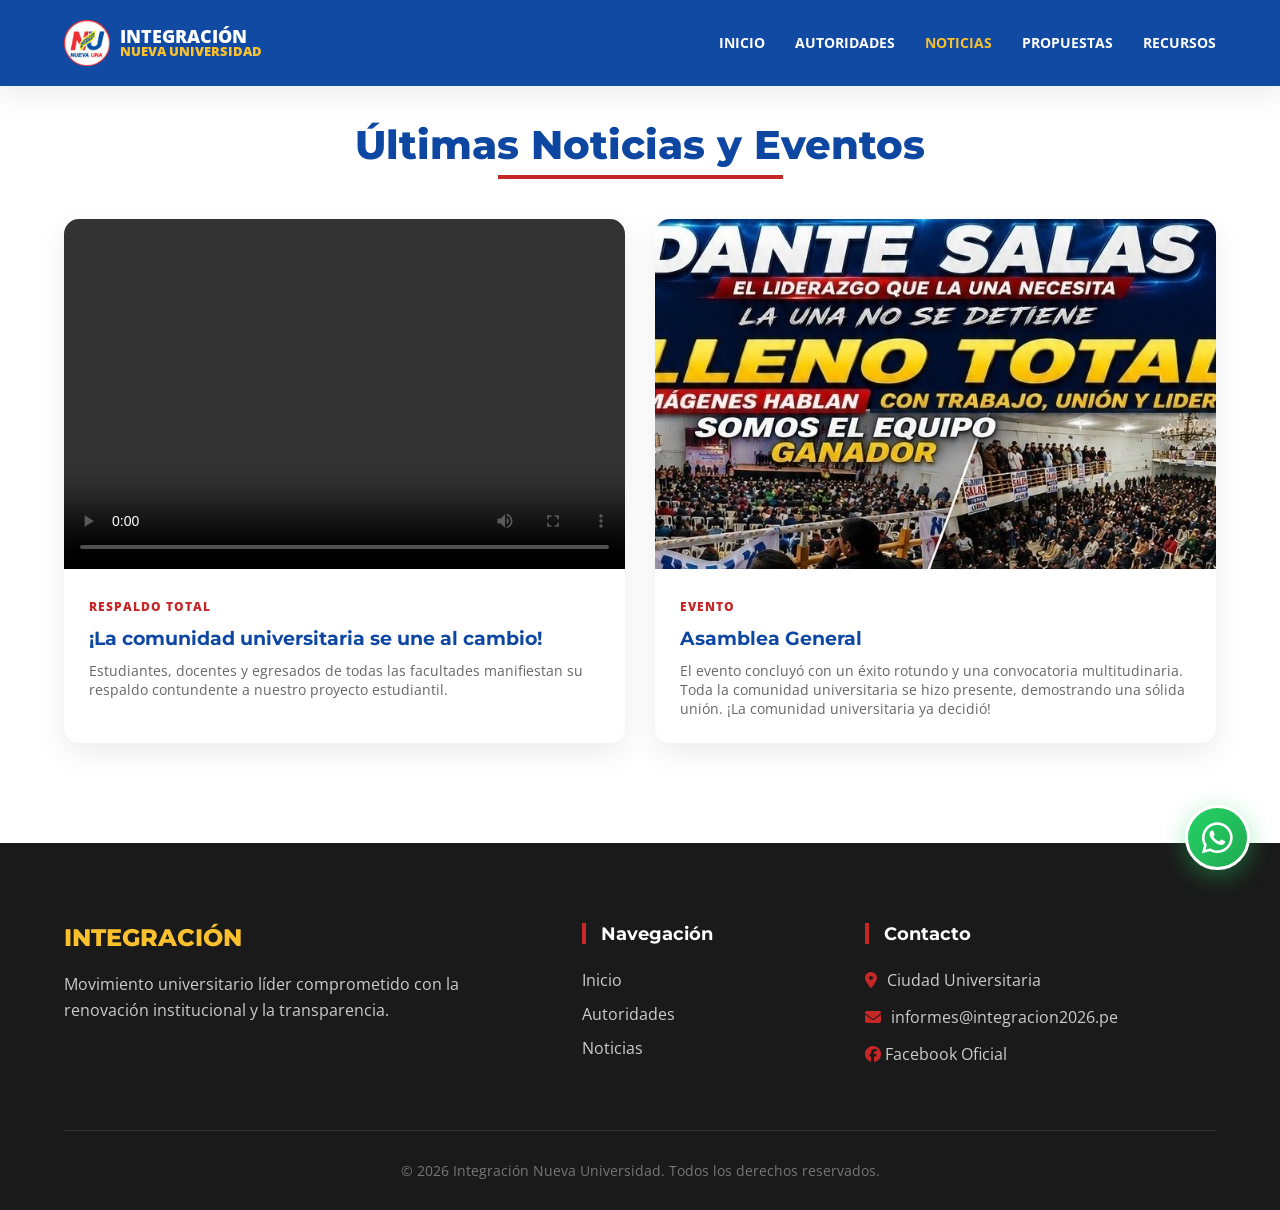
<file: noticias.html>
<!DOCTYPE html>
<html lang="es">
<head>
    <meta charset="UTF-8">
    <meta name="viewport" content="width=device-width, initial-scale=1.0">
    <title>Noticias | Integración Nueva Universidad</title>
    <link href="https://fonts.googleapis.com/css2?family=Montserrat:wght@400;600;700;800&family=Open+Sans:wght@300;400;600&display=swap" rel="stylesheet">
    <link rel="stylesheet" href="https://cdnjs.cloudflare.com/ajax/libs/font-awesome/6.4.0/css/all.min.css">
    <link rel="stylesheet" href="style.css">
    <link rel="icon" href="logo.PNG" type="image/x-icon">
</head>
<body>

    <header id="main-header">
        <div class="container nav-container">
            <a href="index.html" class="logo">
                <img src='logo.PNG' style="height: 7%; width: 7%;">
                <div class="logo-text">INTEGRACIÓN<span>NUEVA UNIVERSIDAD</span></div>
            </a>
            <nav class="nav-links">
                <a href="index.html" >Inicio</a>
                <a href="autoridades.html">Autoridades</a>
                <a href="noticias.html" class="active">Noticias</a>
                <a href="propuestas.html">Propuestas</a>
                <a href="recursos.html">Recursos</a>
            </nav>
            <div class="menu-toggle"><i class="fa-solid fa-bars"></i></div>
        </div>
    </header>

    <section class="section-padding">
        <div class="container">
            <div class="center-title">
                <h2>Últimas Noticias y Eventos</h2>
            </div>
            <div class="grid-3">
                <!-- PRIMERA NOTICIA (CON VIDEO) -->
                <article class="news-item">
                    <!-- Usamos el truco de overflow hidden para que el video respete los bordes de la tarjeta -->
                    <div class="news-img" style="height: 350px; overflow: hidden;">
                        <!-- Usamos width y height al 100% para que se adapte al ordenador y al móvil solo -->
                        <video controls loop playsinline style="width: 100%; height: 100%; object-fit: cover;">
                            <source src="videonoticia.mp4#t=1.58" type="video/mp4">
                            Tu navegador no soporta videos.
                        </video>
                    </div>
                    <div class="news-body">
                        <span class="news-tag">RESPALDO TOTAL</span>
                        <h4>¡La comunidad universitaria se une al cambio!</h4>
                        <p>Estudiantes, docentes y egresados de todas las facultades manifiestan su respaldo contundente a nuestro proyecto estudiantil.</p>
                    </div>
                </article>

                <!-- SEGUNDA NOTICIA (CON IMAGEN) -->
                <article class="news-item">
                    <!-- Le quitamos el width fijo de 450px y dejamos que el grid maneje el ancho con el width: 100% del CSS existente (o inline) -->
                    <div class="news-img" style="background-image: url('noticia1.jpeg'); height: 350px;"></div>
                    <div class="news-body">
                        <span class="news-tag">EVENTO</span>
                        <h4>Asamblea General</h4>
                        <p>El evento concluyó con un éxito rotundo y una convocatoria multitudinaria. Toda la comunidad universitaria se hizo presente, demostrando una sólida unión. ¡La comunidad universitaria ya decidió!</p>
                    </div>
                </article>
            </div>
        </div>
    </section>
    <footer>
        <div class="container">
            <div class="footer-grid">
                <div class="footer-about">
                    <h3>INTEGRACIÓN</h3>
                    <p>Movimiento universitario líder comprometido con la renovación institucional y la transparencia.</p>
                </div>
                <div class="footer-links">
                    <h4>Navegación</h4>
                    <ul>
                        <li><a href="index.html">Inicio</a></li>
                        <li><a href="autoridades.html">Autoridades</a></li>
                        <li><a href="noticias.html">Noticias</a></li>
                    </ul>
                </div>
                <div class="footer-contact">
                    <h4>Contacto</h4>
                    <p><i class="fa-solid fa-location-dot"></i> Ciudad Universitaria</p>
                    <p><i class="fa-solid fa-envelope"></i> informes@integracion2026.pe</p>
                    <p>
                        <a href="https://web.facebook.com/nuevauna2023/?_rdc=1&_rdr#"
                        target="_blank"
                        style="color: inherit; text-decoration: none;">
                            <i class="fa-brands fa-facebook"></i>  Facebook Oficial
                        </a>
                    </p>
                </div>
            </div>
            <div class="footer-bottom">
                <p>&copy; 2026 Integración Nueva Universidad. Todos los derechos reservados.</p>
            </div>
        </div>
    </footer>
        <!-- WhatsApp Floating Button -->
    <a href="https://whatsapp.com/channel/0029Vb7whkpGZNCpjWD9Yt07" target="_blank" class="whatsapp-button" title="Únete a nuestro canal">
        <i class="fab fa-whatsapp"></i>
        <span class="whatsapp-tooltip">Únete a nuestro canal</span>
    </a>
    <script src="main.js"></script>
</body>
</html>
</file>
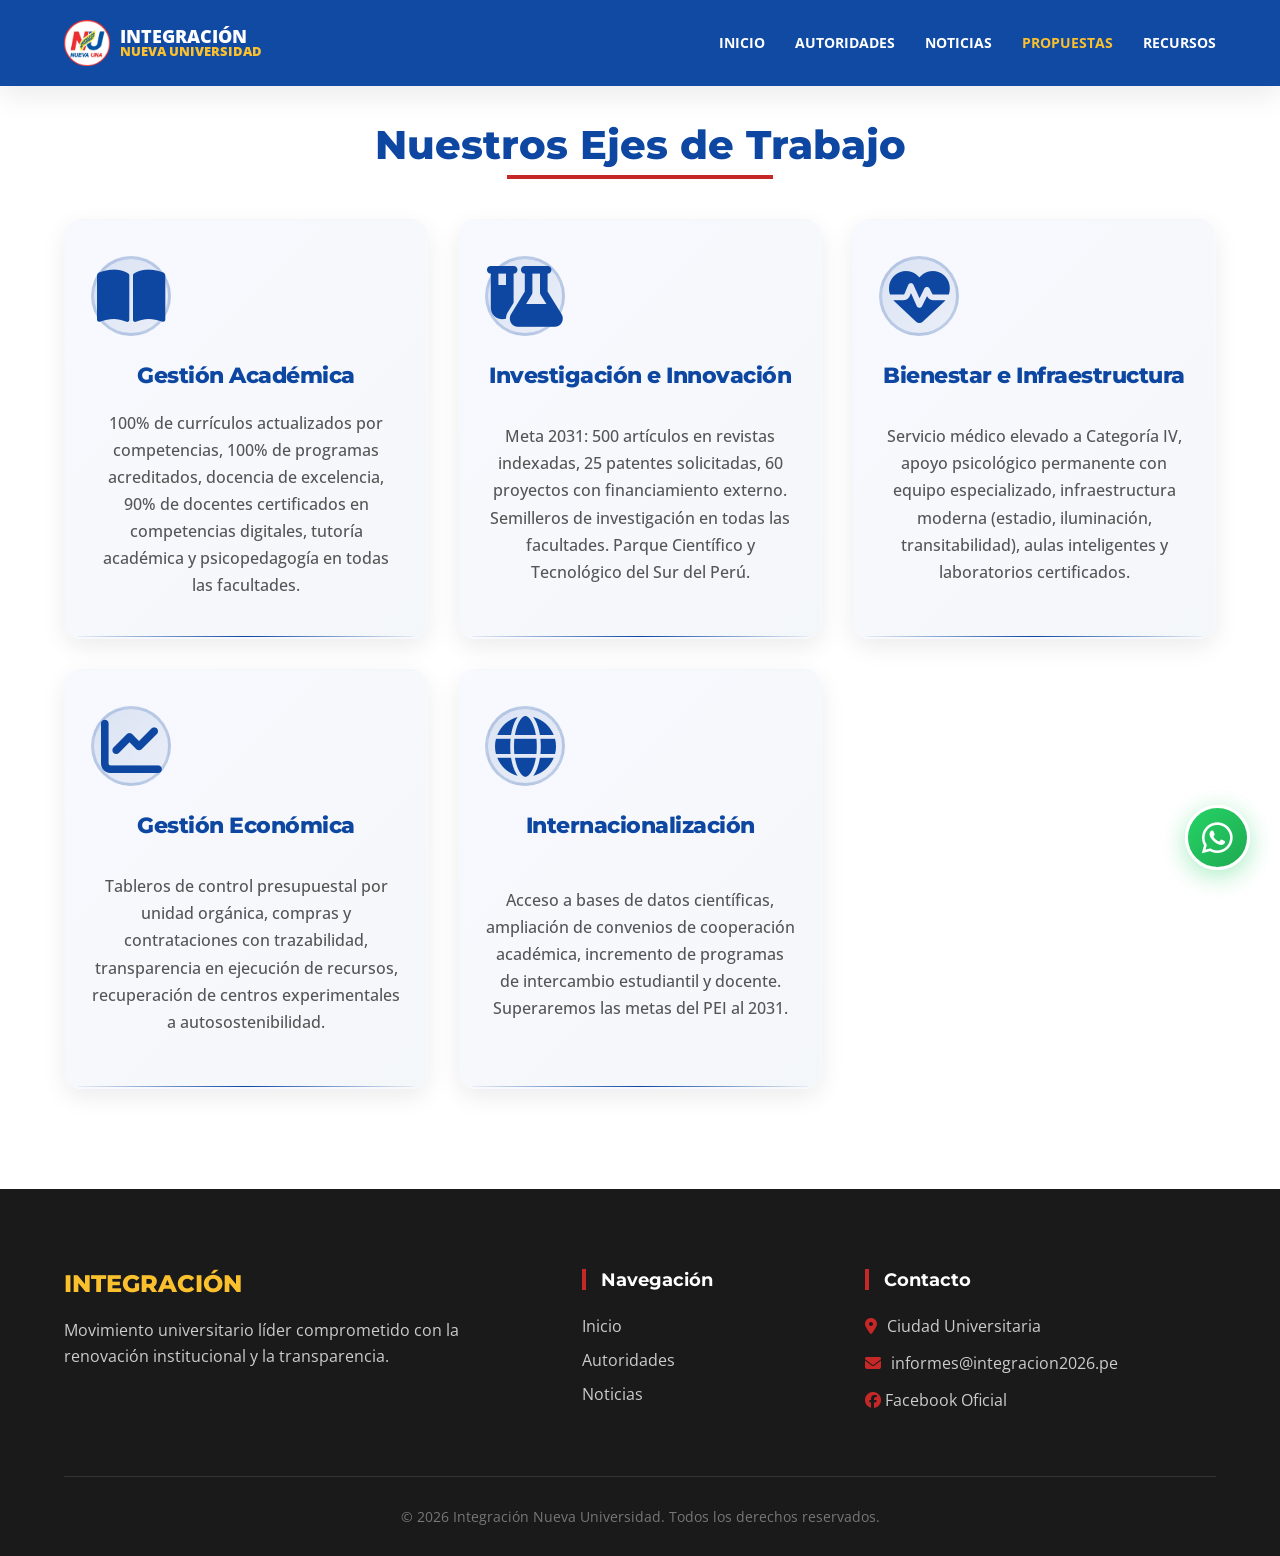
<file: propuestas.html>
<!DOCTYPE html>
<html lang="es">
<head>
    <meta charset="UTF-8">
    <meta name="viewport" content="width=device-width, initial-scale=1.0">
    <title>Propuestas | Integración Nueva Universidad</title>
    <link href="https://fonts.googleapis.com/css2?family=Montserrat:wght@400;600;700;800&family=Open+Sans:wght@300;400;600&display=swap" rel="stylesheet">
    <link rel="stylesheet" href="https://cdnjs.cloudflare.com/ajax/libs/font-awesome/6.4.0/css/all.min.css">
    <link rel="stylesheet" href="style.css">
    <link rel="icon" href="logo.PNG" type="image/x-icon">
</head>
<body>

    <header id="main-header">
        <div class="container nav-container">
            <a href="index.html" class="logo">
                <img src='logo.PNG' style="height: 7%; width: 7%;">
                <div class="logo-text">INTEGRACIÓN<span>NUEVA UNIVERSIDAD</span></div>
            </a>
            <nav class="nav-links">
                <a href="index.html">Inicio</a>
                <a href="autoridades.html">Autoridades</a>
                <a href="noticias.html">Noticias</a>
                <a href="propuestas.html" class="active">Propuestas</a>
                <a href="recursos.html">Recursos</a>
            </nav>
            <div class="menu-toggle"><i class="fa-solid fa-bars"></i></div>
        </div>
    </header>

    <section class="section-padding">
        <div class="container">
            <div class="center-title">
                <h2>Nuestros Ejes de Trabajo</h2>
            </div>
            
            <div class="grid-3">
                <div class="prop-card">
                    <i class="fa-solid fa-book-open"></i>
                    <h3>Gestión Académica</h3>
                    <p>100% de currículos actualizados por competencias, 100% de programas acreditados, docencia de excelencia, 90% de docentes certificados en competencias digitales, tutoría académica y psicopedagogía en todas las facultades.</p>
                </div>
                
                <div class="prop-card">
                    <i class="fa-solid fa-flask-vial"></i>
                    <h3>Investigación e Innovación</h3>
                    <p>Meta 2031: 500 artículos en revistas indexadas, 25 patentes solicitadas, 60 proyectos con financiamiento externo. Semilleros de investigación en todas las facultades. Parque Científico y Tecnológico del Sur del Perú.</p>
                </div>
                
                <div class="prop-card">
                    <i class="fa-solid fa-heart-pulse"></i>
                    <h3>Bienestar e Infraestructura</h3>
                    <p>Servicio médico elevado a Categoría IV, apoyo psicológico permanente con equipo especializado, infraestructura moderna (estadio, iluminación, transitabilidad), aulas inteligentes y laboratorios certificados.</p>
                </div>
                
                <div class="prop-card">
                    <i class="fa-solid fa-chart-line"></i>
                    <h3>Gestión Económica</h3>
                    <p>Tableros de control presupuestal por unidad orgánica, compras y contrataciones con trazabilidad, transparencia en ejecución de recursos, recuperación de centros experimentales a autosostenibilidad.</p>
                </div>
                
                <div class="prop-card">
                    <i class="fa-solid fa-globe"></i>
                    <h3>Internacionalización</h3>
                    <p>Acceso a bases de datos científicas, ampliación de convenios de cooperación académica, incremento de programas de intercambio estudiantil y docente. Superaremos las metas del PEI al 2031.</p>
                </div>   
            </div>
        </div>
    </section>
    <footer>
        <div class="container">
            <div class="footer-grid">
                <div class="footer-about">
                    <h3>INTEGRACIÓN</h3>
                    <p>Movimiento universitario líder comprometido con la renovación institucional y la transparencia.</p>
                </div>
                <div class="footer-links">
                    <h4>Navegación</h4>
                    <ul>
                        <li><a href="index.html">Inicio</a></li>
                        <li><a href="autoridades.html">Autoridades</a></li>
                        <li><a href="noticias.html">Noticias</a></li>
                    </ul>
                </div>
                <div class="footer-contact">
                    <h4>Contacto</h4>
                    <p><i class="fa-solid fa-location-dot"></i> Ciudad Universitaria</p>
                    <p><i class="fa-solid fa-envelope"></i> informes@integracion2026.pe</p>
                    <p>
                        <a href="https://web.facebook.com/nuevauna2023/?_rdc=1&_rdr#"
                        target="_blank"
                        style="color: inherit; text-decoration: none;">
                            <i class="fa-brands fa-facebook"></i>  Facebook Oficial
                        </a>
                    </p>
                </div>
            </div>
            <div class="footer-bottom">
                <p>&copy; 2026 Integración Nueva Universidad. Todos los derechos reservados.</p>
            </div>
        </div>
    </footer>

    <!-- WhatsApp Floating Button -->
    <a href="https://whatsapp.com/channel/0029Vb7whkpGZNCpjWD9Yt07" target="_blank" class="whatsapp-button" title="Únete a nuestro canal">
        <i class="fab fa-whatsapp"></i>
        <span class="whatsapp-tooltip">Únete a nuestro canal</span>
    </a>

    <script src="main.js"></script>
</body>
</html>
</file>
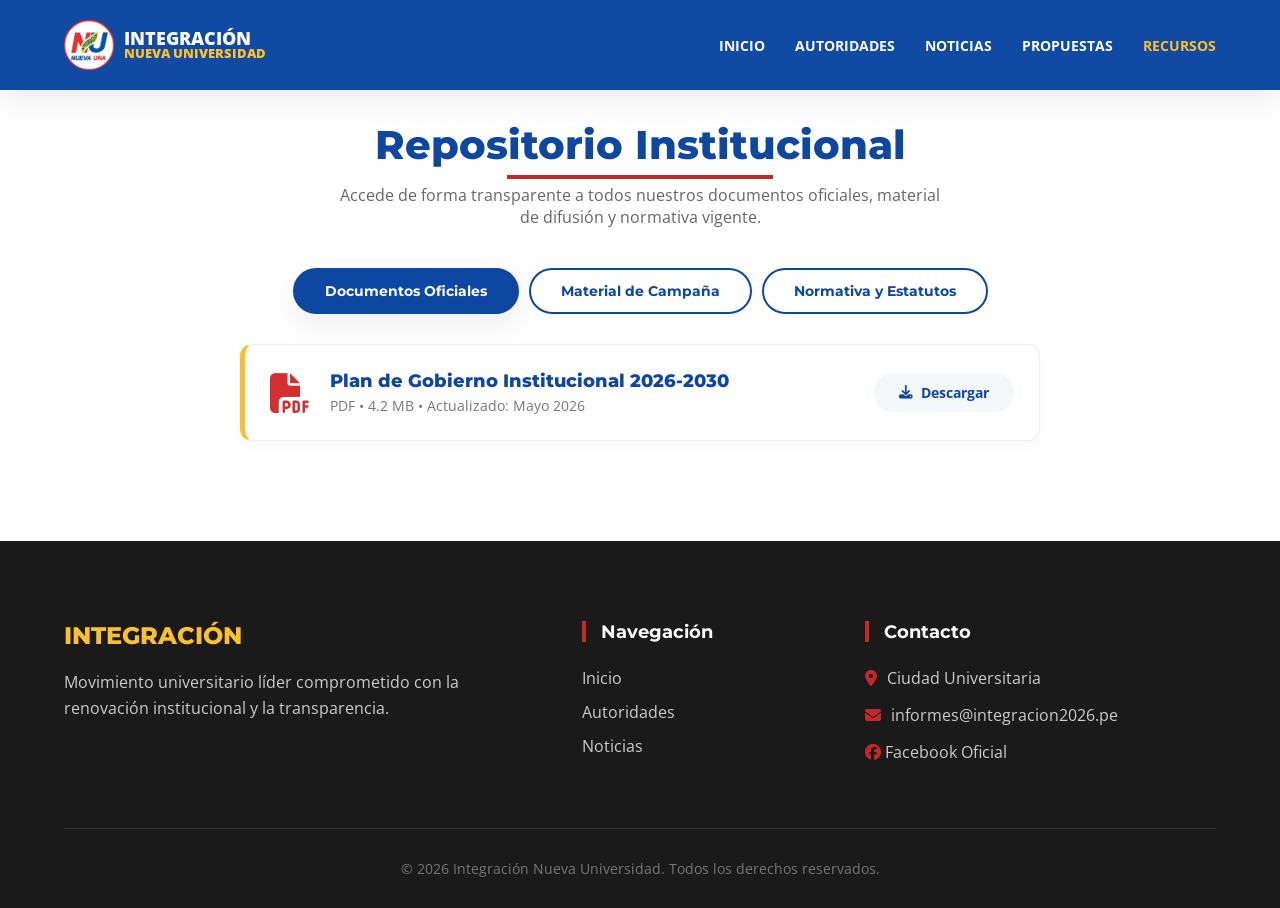
<file: recursos.html>
<!DOCTYPE html>
<html lang="es">
<head>
    <meta charset="UTF-8">
    <meta name="viewport" content="width=device-width, initial-scale=1.0">
    <title>Recursos y Descargas | Integración Nueva Universidad</title>
    <link href="https://fonts.googleapis.com/css2?family=Montserrat:wght@400;600;700;800&family=Open+Sans:wght@300;400;600&display=swap" rel="stylesheet">
    <link rel="stylesheet" href="https://cdnjs.cloudflare.com/ajax/libs/font-awesome/6.4.0/css/all.min.css">
    <link rel="stylesheet" href="style.css">
    <link rel="icon" href="logo.PNG" type="image/x-icon">
</head>
<body>

    <header id="main-header">
        <div class="container nav-container">
            <a href="index.html" class="logo">
                <img src='logo.PNG' style="height: 50px; width: auto;"> <div class="logo-text">INTEGRACIÓN<span>NUEVA UNIVERSIDAD</span></div>
            </a>
            <nav class="nav-links">
                <a href="index.html">Inicio</a>
                <a href="autoridades.html">Autoridades</a>
                <a href="noticias.html">Noticias</a>
                <a href="propuestas.html">Propuestas</a>
                <a href="recursos.html" class="active">Recursos</a>
            </nav>
            <div class="menu-toggle"><i class="fa-solid fa-bars"></i></div>
        </div>
    </header>

    <section class="section-padding">
        <div class="container">
            <div class="center-title" style="text-align: center; margin-bottom: 40px;">
                <h2>Repositorio Institucional</h2>
                <p style="margin-top: 15px; color: #666; max-width: 600px; margin-left: auto; margin-right: auto;">
                    Accede de forma transparente a todos nuestros documentos oficiales, material de difusión y normativa vigente.
                </p>
            </div>

            <div class="tabs-header" style="display: flex; justify-content: center; gap: 10px; margin-bottom: 30px;">
                <button class="tab-btn active" data-target="tab-oficial">Documentos Oficiales</button>
                <button class="tab-btn" data-target="tab-multimedia">Material de Campaña</button>
                <button class="tab-btn" data-target="tab-normativa">Normativa y Estatutos</button>
            </div>

            <div class="tabs-body">
                
                <div class="tab-content active" id="tab-oficial">
                    <div class="resource-list">
                        <div class="resource-item">
                            <div class="resource-info">
                                <i class="fa-solid fa-file-pdf"></i>
                                <div>
                                    <div class="resource-title">Plan de Gobierno Institucional 2026-2030</div>
                                    <div class="resource-meta">PDF • 4.2 MB • Actualizado: Mayo 2026</div>
                                </div>
                            </div>
                            <a href="#" class="btn-download"><i class="fa-solid fa-download"></i> Descargar</a>
                        </div>
                    </div>
                </div>

                <div class="tab-content" id="tab-multimedia" style="display: none;">
                    <div class="resource-list">
                        <div class="resource-item" style="border: 2px solid #ffcc00; background: rgba(255, 204, 0, 0.05);">
                            <div class="resource-info">
                                <i class="fa-solid fa-gamepad" style="color: #e63946; font-size: 2rem;"></i>
                                <div>
                                    <div class="resource-title" style="font-weight: 800; color: #b22222;">VIDEOJUEGO: SALVA A LA UNAP</div>
                                    <div class="resource-meta">APP ANDROID • 45 MB • ¡Vence a los demás partidos!</div>
                                </div>
                            </div>
                            <a href="https://drive.google.com/file/d/1FqQCHdmdu_qZVOSX5aofEYzk_xrowx38/view?usp=drive_link" target="_blank" class="btn-download" style="background: linear-gradient(45deg, #b22222, #ff4500); color: white; border: none; padding: 10px 20px; border-radius: 5px; font-weight: bold;">
                                <i class="fa-solid fa-rocket"></i> ¡INSTALAR AHORA!
                            </a>
                        </div>

                        <div class="resource-item">
                            <div class="resource-info">
                                <i class="fa-solid fa-file-zipper" style="color: #F57F17;"></i>
                                <div>
                                    <div class="resource-title">Logotipo Oficial (Vectores)</div>
                                    <div class="resource-meta">ZIP • 12 MB</div>
                                </div>
                            </div>
                            <a href="#" class="btn-download"><i class="fa-solid fa-download"></i> Descargar</a>
                        </div>
                    </div>
                </div>

                <div class="tab-content" id="tab-normativa" style="display: none;">
                    <div class="resource-list">
                        <div class="resource-item">
                            <div class="resource-info">
                                <i class="fa-solid fa-book" style="color: #455A64;"></i>
                                <div>
                                    <div class="resource-title">Estatuto de la Universidad</div>
                                    <div class="resource-meta">PDF • 3.1 MB</div>
                                </div>
                            </div>
                            <a href="#" class="btn-download"><i class="fa-solid fa-download"></i> Descargar</a>
                        </div>
                    </div>
                </div>

            </div>
        </div>
    </section>
     <footer>
        <div class="container">
            <div class="footer-grid">
                <div class="footer-about">
                    <h3>INTEGRACIÓN</h3>
                    <p>Movimiento universitario líder comprometido con la renovación institucional y la transparencia.</p>
                </div>
                <div class="footer-links">
                    <h4>Navegación</h4>
                    <ul>
                        <li><a href="index.html">Inicio</a></li>
                        <li><a href="autoridades.html">Autoridades</a></li>
                        <li><a href="noticias.html">Noticias</a></li>
                    </ul>
                </div>
                <div class="footer-contact">
                    <h4>Contacto</h4>
                    <p><i class="fa-solid fa-location-dot"></i> Ciudad Universitaria</p>
                    <p><i class="fa-solid fa-envelope"></i> informes@integracion2026.pe</p>
                    <p>
                        <a href="https://web.facebook.com/nuevauna2023/?_rdc=1&_rdr#"
                        target="_blank"
                        style="color: inherit; text-decoration: none;">
                            <i class="fa-brands fa-facebook"></i>  Facebook Oficial
                        </a>
                    </p>
                </div>
            </div>
            <div class="footer-bottom">
                <p>&copy; 2026 Integración Nueva Universidad. Todos los derechos reservados.</p>
            </div>
        </div>
    </footer>

    <script>
        document.querySelectorAll('.tab-btn').forEach(button => {
            button.addEventListener('click', () => {
                const target = button.getAttribute('data-target');
                
                // Quitar active de botones
                document.querySelectorAll('.tab-btn').forEach(btn => btn.classList.remove('active'));
                // Ocultar todos los contenidos
                document.querySelectorAll('.tab-content').forEach(content => content.style.display = 'none');
                
                // Activar actual
                button.classList.add('active');
                document.getElementById(target).style.display = 'block';
            });
        });
    </script>
</body>


</html>
</file>
<file: style.css>
/* ================= VARIABLES Y BASES ================= */
:root {
    --rojo: #C62828; 
    --azul: #0D47A1; 
    --amarillo: #FBC02D; 
    --blanco: #FFFFFF;
    --gris-fondo: #F4F7F9;
    --gris-texto: #333333;
    --fuente-titulo: 'Montserrat', sans-serif;
    --fuente-cuerpo: 'Open Sans', sans-serif;
    --sombra: 0 10px 30px rgba(0,0,0,0.08);
    --transition: all 0.4s cubic-bezier(0.4, 0, 0.2, 1);
}

* { margin: 0; padding: 0; box-sizing: border-box; }

body { 
    font-family: var(--fuente-cuerpo); 
    color: var(--gris-texto); 
    background: var(--blanco); 
    overflow-x: hidden; 
    display: flex;
    flex-direction: column;
    min-height: 100vh;
}

h1, h2, h3, h4 { font-family: var(--fuente-titulo); }
a { text-decoration: none; color: inherit; }

/* ================= UTILIDADES ================= */
.container { width: 90%; max-width: 1200px; margin: 0 auto; }
.section-padding { padding: 100px 0; }
.section-padding-tight { padding: 60px 0; }
.bg-light { background: var(--gris-fondo); }

.center-title { text-align: center; margin-bottom: 50px; padding-top: 20px; }
.center-title h2 { font-size: 2.5rem; color: var(--azul); font-weight: 800; position: relative; display: inline-block; }
.center-title h2::after { content: ''; width: 50%; height: 4px; background: var(--rojo); position: absolute; bottom: -10px; left: 25%; }

/* ================= HEADER Y NAVEGACIÓN ================= */
header {
    position: fixed; top: 0; width: 100%; z-index: 1000;
    padding: 20px 0; transition: var(--transition);
    background: rgba(13, 71, 161, 0.98); /* Azul sólido para páginas internas */
    box-shadow: var(--sombra);
}

/* Comportamiento del header SOLO en el inicio (clase .home-page en el body) */
body.home-page header { background: rgba(255, 255, 255, 0.05); backdrop-filter: blur(10px); box-shadow: none; }
body.home-page header.scrolled { background: rgba(255, 255, 255, 0.98); padding: 12px 0; box-shadow: var(--sombra); }
body.home-page header.scrolled .logo-text, body.home-page header.scrolled .nav-links a { color: var(--azul); }
body.home-page header.scrolled .nav-links a:hover, body.home-page header.scrolled .nav-links a.active { color: var(--rojo); }
body.home-page header.scrolled .menu-toggle { color: var(--azul); }

.nav-container { display: flex; justify-content: space-between; align-items: center; }
.logo { display: flex; align-items: center; gap: 10px; }
.logo i { font-size: 2rem; color: var(--rojo); }
.logo-text { color: var(--blanco); font-weight: 800; line-height: 1; font-size: 1.1rem; transition: var(--transition); }
.logo-text span { color: var(--amarillo); font-size: 0.8rem; display: block; }

.nav-links { display: flex; gap: 30px; }
.nav-links a { color: var(--blanco); font-weight: 700; font-size: 0.9rem; text-transform: uppercase; transition: var(--transition); }
.nav-links a:hover, .nav-links a.active { color: var(--amarillo); }

.menu-toggle { display: none; color: var(--blanco); font-size: 1.5rem; cursor: pointer; transition: var(--transition); }

/* ================= BOTONES ================= */
.btn {
    padding: 15px 35px; border-radius: 50px; font-weight: 700; text-transform: uppercase;
    display: inline-block; transition: var(--transition); cursor: pointer; border: none; text-align: center;
}
.btn-red { background: var(--rojo); color: var(--blanco); }
.btn-red:hover { transform: translateY(-3px); background: var(--blanco); color: var(--rojo); box-shadow: var(--sombra);}

.btn-link { 
    color: var(--rojo); font-weight: 700; font-size: 0.9rem; 
    display: inline-flex; align-items: center; gap: 8px; transition: var(--transition);
}
.btn-link:hover { color: var(--azul); }

.btn-download { 
    padding: 10px 25px; background: var(--gris-fondo); color: var(--azul); 
    border-radius: 30px; font-weight: 700; font-size: 0.85rem; 
    transition: var(--transition); display: flex; align-items: center; gap: 8px;
}
.btn-download:hover { background: var(--rojo); color: var(--blanco); }

/* ================= HERO CAROUSEL (Solo Inicio) ================= */
.hero { position: relative; height: 100vh; width: 100%; overflow: hidden; background: var(--azul); }
.slide {
    position: absolute; top: 10%; left: 0; width: 100%; height: 100%;
    opacity: 0; transition: opacity 1s ease-in-out;
    display: flex; align-items: center; justify-content: center;
    background-size: cover; background-position: center;
}
.slide.active { opacity: 1; z-index: 5; }
.slide::after { content: ''; position: absolute; inset:0; background: linear-gradient(to right, rgba(11, 73, 165, 0.377), rgba(248, 244, 0, 0.363)); }

.hero-content { position: relative; z-index: 10; color: var(--blanco); text-align: left; width: 90%; max-width: 1200px; }
.hero-content h1 { font-size: 4rem; font-weight: 800; margin-top: 5rem; margin-bottom: 20px; line-height: 1.1; max-width: 800px; text-shadow: 0 4px 15px rgba(0, 0, 0, 0.3); }
.hero-content p { font-size: 1.2rem; margin-bottom: 30px; max-width: 600px; color: rgba(255,255,255,0.9); }

.carousel-nav { position: absolute; bottom: 30px; left: 50%; transform: translateX(-50%); display: flex; gap: 15px; z-index: 20; }
.dot { width: 12px; height: 12px; background: rgba(255,255,255,0.4); border-radius: 50%; cursor: pointer; transition: var(--transition); }
.dot.active { background: var(--amarillo); transform: scale(1.3); }

/* ================= AUTORIDADES (TARJETAS MEJORADAS) ================= */
.auth-grid { 
    display: grid; 
    grid-template-columns: repeat(auto-fit, minmax(320px, 1fr)); 
    gap: 25px; 
    margin-top: 30px; 
}

@keyframes slideInUp {
    from {
        opacity: 0;
        transform: translateY(50px);
    }
    to {
        opacity: 1;
        transform: translateY(0);
    }
}

@keyframes float {
    0%, 100% { transform: translateY(0px); }
    50% { transform: translateY(-8px); }
}

@keyframes shimmer {
    0% { background-position: -1000px 0; }
    100% { background-position: 1000px 0; }
}

@keyframes pulse-glow {
    0% { box-shadow: 0 12px 35px rgba(0, 0, 0, 0.12); }
    50% { box-shadow: 0 12px 50px rgba(13, 71, 161, 0.3); }
    100% { box-shadow: 0 12px 35px rgba(0, 0, 0, 0.12); }
}

.auth-card {
    background: var(--blanco);
    border-radius: 20px;
    overflow: hidden;
    box-shadow: 0 12px 35px rgba(0, 0, 0, 0.12);
    transition: var(--transition);
    display: flex;
    flex-direction: column;
    position: relative;
    border: 2px solid transparent;
    animation: slideInUp 0.6s ease-out, pulse-glow 2s ease-in-out infinite;
}

.auth-card:nth-child(1) { animation-delay: 0.1s, 0s; }
.auth-card:nth-child(2) { animation-delay: 0.2s, 0s; }
.auth-card:nth-child(3) { animation-delay: 0.3s, 0s; }

.auth-card::before {
    content: '';
    position: absolute;
    top: 0;
    left: 0;
    right: 0;
    height: 6px;
    background: linear-gradient(90deg, var(--azul) 0%, var(--rojo) 50%, var(--amarillo) 100%);
    z-index: 10;
    animation: shimmer 3s infinite;
    background-size: 1000px 100%;
}

.auth-card::after {
    content: '';
    position: absolute;
    top: 0;
    left: 0;
    right: 0;
    bottom: 0;
    background: linear-gradient(135deg, transparent 0%, rgba(255, 255, 255, 0.1) 100%);
    z-index: 5;
    opacity: 0;
    transition: opacity 0.4s ease;
}

.auth-card:hover {
    transform: translateY(-22px) scale(1.02);
    box-shadow: 0 30px 80px rgba(13, 71, 161, 0.35);
    border: 2px solid var(--azul);
    animation: none;
}

.auth-card:hover::after {
    opacity: 1;
}

.card-image-wrapper {
    position: relative;
    height: 260px;
    overflow: hidden;
    background: linear-gradient(135deg, var(--azul) 0%, #1565C0 100%);
}

.auth-img {
    width: 100%;
    height: 100%;
    object-fit: cover;
    transition: var(--transition);
}

.auth-card:hover .auth-img {
    transform: scale(1.18) rotate(3deg);
    filter: brightness(1.1);
}

.card-badge {
    position: absolute;
    top: 15px;
    right: 15px;
    background: linear-gradient(135deg, var(--rojo) 0%, #C62828 100%);
    color: var(--blanco);
    padding: 11px 20px;
    border-radius: 50px;
    font-size: 0.82rem;
    font-weight: 900;
    display: flex;
    align-items: center;
    gap: 7px;
    text-transform: uppercase;
    z-index: 10;
    box-shadow: 0 6px 20px rgba(198, 40, 40, 0.4);
    letter-spacing: 1px;
    animation: float 3s ease-in-out infinite;
    border: 2px solid rgba(255, 255, 255, 0.3);
}

.card-badge:hover {
    animation: none;
}

.card-content {
    padding: 28px;
    display: flex;
    flex-direction: column;
    flex: 1;
    background: linear-gradient(180deg, var(--blanco) 0%, rgba(244, 247, 249, 0.5) 100%);
    position: relative;
    z-index: 6;
}

.auth-name {
    font-size: 1.5rem;
    color: var(--azul);
    margin-bottom: 12px;
    font-weight: 900;
    line-height: 1.2;
    letter-spacing: -0.5px;
}

.auth-role {
    color: var(--rojo);
    font-weight: 900;
    font-size: 0.98rem;
    margin-bottom: 20px;
    display: flex;
    align-items: center;
    gap: 10px;
    text-transform: uppercase;
    letter-spacing: 1px;
    animation: float 3.5s ease-in-out infinite;
}

.auth-role i {
    font-size: 1.2rem;
    transition: var(--transition);
}

.auth-card:hover .auth-role i {
    transform: rotate(360deg);
}

.summary-info {
    background: linear-gradient(135deg, rgba(13, 71, 161, 0.1) 0%, rgba(198, 40, 40, 0.08) 100%);
    padding: 18px;
    border-radius: 14px;
    margin-bottom: 20px;
    font-size: 0.92rem;
    line-height: 1.8;
    border-left: 5px solid var(--azul);
    transition: var(--transition);
}

.summary-info:hover {
    background: linear-gradient(135deg, rgba(13, 71, 161, 0.15) 0%, rgba(198, 40, 40, 0.12) 100%);
    transform: translateX(4px);
}

.summary-info p {
    margin-bottom: 8px;
}

.summary-info strong {
    color: var(--azul);
    font-weight: 900;
}

.expertise-tags {
    display: flex;
    flex-wrap: wrap;
    gap: 8px;
    margin-bottom: 22px;
}

.tag {
    background: linear-gradient(135deg, #2196F3 0%, #1976D2 100%);
    color: var(--blanco);
    padding: 7px 15px;
    border-radius: 25px;
    font-size: 0.82rem;
    font-weight: 800;
    transition: var(--transition);
    box-shadow: 0 4px 15px rgba(33, 150, 243, 0.25);
    letter-spacing: 0.5px;
    position: relative;
    overflow: hidden;
}

.tag::before {
    content: '';
    position: absolute;
    top: 0;
    left: -100%;
    width: 100%;
    height: 100%;
    background: linear-gradient(135deg, #1976D2 0%, #2196F3 100%);
    transition: left 0.3s ease;
    z-index: -1;
}

.tag:hover {
    transform: scale(1.12) translateY(-3px);
    box-shadow: 0 8px 25px rgba(33, 150, 243, 0.45);
}

.tag:hover::before {
    left: 0;
}

.btn-more-info {
    background: linear-gradient(135deg, var(--azul) 0%, #1565C0 100%);
    color: var(--blanco);
    border: none;
    padding: 15px 30px;
    border-radius: 50px;
    cursor: pointer;
    font-weight: 900;
    font-size: 0.97rem;
    transition: var(--transition);
    display: flex;
    align-items: center;
    justify-content: center;
    gap: 12px;
    margin-top: auto;
    text-transform: uppercase;
    letter-spacing: 1px;
    box-shadow: 0 10px 30px rgba(13, 71, 161, 0.4);
    position: relative;
    overflow: hidden;
}

.btn-more-info::before {
    content: '';
    position: absolute;
    top: 0;
    left: -100%;
    width: 100%;
    height: 100%;
    background: linear-gradient(90deg, var(--rojo) 0%, #C62828 100%);
    transition: left 0.5s cubic-bezier(0.4, 0, 0.2, 1);
    z-index: -1;
}

.btn-more-info::after {
    content: '→';
    position: absolute;
    font-size: 1.2rem;
    right: 15px;
    opacity: 0;
    transform: translateX(-10px);
    transition: all 0.4s ease;
}

.btn-more-info:hover {
    transform: translateX(8px) scale(1.08);
    box-shadow: 0 15px 45px rgba(13, 71, 161, 0.6);
}

.btn-more-info:hover::before {
    left: 0;
}

.btn-more-info:hover::after {
    opacity: 1;
    transform: translateX(0);
}

.btn-more-info:hover i {
    animation: slideInRight 0.5s ease;
}

.btn-more-info:active {
    transform: translateX(6px) scale(0.96);
}

@keyframes slideInRight {
    0% { transform: translateX(-20px); opacity: 0; }
    100% { transform: translateX(0); opacity: 1; }
}

/* ================= MODAL ================= */
.modal {
    display: none;
    position: fixed;
    z-index: 2000;
    left: 0;
    top: 0;
    width: 100%;
    height: 100%;
    background-color: rgba(0, 0, 0, 0.6);
    animation: fadeIn 0.3s ease;
}

.modal.active {
    display: flex;
    align-items: center;
    justify-content: center;
}

.modal-content {
    background-color: var(--blanco);
    padding: 0;
    border-radius: 20px;
    max-width: 700px;
    width: 90%;
    max-height: 85vh;
    overflow-y: auto;
    box-shadow: 0 30px 100px rgba(0, 0, 0, 0.3);
    animation: slideUp 0.3s ease;
}

@keyframes slideUp {
    from {
        transform: translateY(50px);
        opacity: 0;
    }
    to {
        transform: translateY(0);
        opacity: 1;
    }
}

.close-modal {
    position: absolute;
    right: 20px;
    top: 20px;
    font-size: 2rem;
    font-weight: bold;
    color: var(--gris-texto);
    cursor: pointer;
    background: var(--gris-fondo);
    width: 40px;
    height: 40px;
    border-radius: 50%;
    display: flex;
    align-items: center;
    justify-content: center;
    transition: var(--transition);
    z-index: 10;
}

.close-modal:hover {
    background: var(--rojo);
    color: var(--blanco);
}

.modal-header {
    background: linear-gradient(135deg, var(--azul) 0%, #1565C0 100%);
    color: var(--blanco);
    padding: 30px;
    display: flex;
    gap: 25px;
    align-items: flex-start;
    position: relative;
}

.modal-img {
    width: 120px;
    height: 120px;
    border-radius: 15px;
    object-fit: cover;
    border: 4px solid var(--blanco);
}

.modal-header h2 {
    font-size: 1.8rem;
    margin-bottom: 8px;
}

.modal-role {
    color: var(--amarillo);
    font-weight: 700;
    font-size: 0.9rem;
}

.modal-body {
    padding: 30px;
}

.modal-section {
    margin-bottom: 30px;
}

.modal-section h3 {
    color: var(--azul);
    font-size: 1.2rem;
    margin-bottom: 15px;
    display: flex;
    align-items: center;
    gap: 10px;
}

.modal-section i {
    color: var(--rojo);
}

.modal-section ul {
    list-style: none;
    padding: 0;
}

.modal-section ul li {
    margin-bottom: 12px;
    padding-left: 25px;
    position: relative;
    line-height: 1.6;
    color: #555;
}

.modal-section ul li:before {
    content: "→";
    position: absolute;
    left: 0;
    color: var(--rojo);
    font-weight: bold;
}

.modal-links {
    display: flex;
    flex-wrap: wrap;
    gap: 12px;
    margin-top: 20px;
    padding-top: 20px;
    border-top: 2px solid var(--gris-fondo);
}

.modal-link {
    background: var(--gris-fondo);
    color: var(--azul);
    padding: 10px 18px;
    border-radius: 50px;
    font-size: 0.9rem;
    font-weight: 600;
    transition: var(--transition);
    display: inline-flex;
    align-items: center;
    gap: 8px;
    text-decoration: none;
}

.modal-link:hover {
    background: var(--azul);
    color: var(--blanco);
}

/* ================= RESPONSIVE MODAL ================= */
@media (max-width: 768px) {
    .modal-content {
        width: 95%;
        max-height: 90vh;
    }
    
    .modal-header {
        flex-direction: column;
        align-items: center;
        text-align: center;
    }
    
    .modal-img {
        width: 100px;
        height: 100px;
    }
}

/* ================= CARRUSEL DECANOS (SCROLL INFINITO) ================= */
.team-slider { background: var(--gris-fondo); padding: 80px 0; overflow: hidden; }
.slider-container { display: flex; align-items: center; position: relative; }
.slider-track { display: flex; gap: 20px; animation: scroll 40s linear infinite; }
.slider-track:hover { animation-play-state: paused; }

.team-card {
    min-width: 250px; background: var(--blanco); padding: 25px; border-radius: 15px;
    text-align: center; box-shadow: 0 5px 15px rgba(0,0,0,0.03); transition: var(--transition);
}
.team-card:hover { transform: translateY(-5px); box-shadow: var(--sombra); border-bottom: 3px solid var(--azul); }
.team-card img { width: 100px; height: 100px; border-radius: 50%; object-fit: cover; margin-bottom: 15px; border: 3px solid var(--gris-fondo); }
.team-card h5 { color: var(--azul); font-size: 1.1rem; margin-bottom: 5px; }
.team-card p { color: var(--rojo); font-weight: 700; font-size: 0.8rem; text-transform: uppercase; }

@keyframes scroll {
    0% { transform: translateX(0); }
    100% { transform: translateX(calc(-270px * 6)); } /* Ajustar multiplicador según cantidad de items */
}

/* ================= GRID DE DOCENTES (Carrusel) ================= */
.slider-track .teacher-card {
    min-width: 300px;
    flex-shrink: 0;
    margin-top: 0%;
    padding-top: 0%;
    top: 0;
    bottom: 0;
}

.teacher-card {
    background: linear-gradient(135deg, #F8F9FF 0%, var(--gris-fondo) 100%);
    padding: 25px 20px;
    border-radius: 15px;
    text-align: center;
    box-shadow: 0 6px 20px rgba(0, 0, 0, 0.08);
    transition: var(--transition);
    position: relative;
    overflow: hidden;
    border: 2px solid transparent;
    display: flex;
    flex-direction: column;
    align-items: center;
}

.teacher-card::before {
    content: '';
    position: absolute;
    top: 0;
    left: 0;
    right: 0;
    height: 4px;
    background: linear-gradient(90deg, var(--azul) 0%, var(--rojo) 100%);
    transform: scaleX(0);
    transform-origin: left;
    transition: transform 0.4s ease;
}

.teacher-card:hover::before {
    transform: scaleX(1);
}

.teacher-card:hover {
    transform: translateY(-10px);
    box-shadow: 0 15px 40px rgba(13, 71, 161, 0.2);
    background: linear-gradient(135deg, var(--blanco) 0%, #F5F7FF 100%);
    border: 2px solid var(--azul);
}

.teacher-card i {
    font-size: 3rem;
    color: var(--azul);
    margin-bottom: 15px;
    transition: var(--transition);
    width: 60px;
    height: 60px;
    background: linear-gradient(135deg, rgba(13, 71, 161, 0.1) 0%, rgba(13, 71, 161, 0.05) 100%);
    border-radius: 50%;
    display: flex;
    align-items: center;
    justify-content: center;
    border: 2px solid rgba(13, 71, 161, 0.2);
}

.teacher-card:hover i {
    color: var(--rojo);
    transform: scale(1.1);
    background: linear-gradient(135deg, rgba(198, 40, 40, 0.15) 0%, rgba(198, 40, 40, 0.08) 100%);
    border-color: rgba(198, 40, 40, 0.3);
}

.teacher-card h4 {
    color: var(--azul);
    font-size: 1rem;
    font-weight: 800;
    margin-bottom: 8px;
    line-height: 1.3;
}

.teacher-matricula {
    color: var(--rojo);
    font-weight: 700;
    font-size: 0.85rem;
    margin: 5px 0;
}

.teacher-faculty {
    color: #555;
    font-weight: 600;
    font-size: 0.9rem;
    margin: 8px 0;
}

.teacher-card small {
    color: #999;
    font-size: 0.8rem;
    font-weight: 500;
}

@media (max-width: 768px) {
    .slider-track .teacher-card {
        min-width: 250px;
    }
    
    .teacher-card {
        padding: 20px 15px;
    }
    
    .teacher-card i {
        font-size: 2.5rem;
        width: 50px;
        height: 50px;
    }
    
    .teacher-card h4 {
        font-size: 0.9rem;
    }
}

/* ================= TABLA DE DOCENTES ================= */
.teachers-table-wrapper {
    overflow-x: auto;
    margin: 30px 0;
    border-radius: 15px;
    box-shadow: 0 10px 35px rgba(0, 0, 0, 0.1);
}

.teachers-table {
    width: 100%;
    border-collapse: collapse;
    background: var(--blanco);
    font-size: 0.95rem;
}

.teachers-table thead {
    background: linear-gradient(135deg, var(--azul) 0%, #1565C0 100%);
    color: var(--blanco);
}

.teachers-table th {
    padding: 18px 15px;
    text-align: left;
    font-weight: 700;
    text-transform: uppercase;
    letter-spacing: 0.5px;
    border-bottom: 3px solid var(--azul);
}

.teachers-table tbody tr {
    border-bottom: 1px solid #e0e0e0;
    transition: var(--transition);
}

.teachers-table tbody tr:hover {
    background: linear-gradient(90deg, rgba(13, 71, 161, 0.08) 0%, rgba(198, 40, 40, 0.08) 100%);
    box-shadow: inset 0 0 0 1px rgba(13, 71, 161, 0.1);
}

.teachers-table td {
    padding: 16px 15px;
    color: #333;
}

.teachers-table td:first-child {
    font-weight: 700;
    color: var(--azul);
    text-align: center;
}

.teachers-table td i {
    color: var(--rojo);
    margin-right: 8px;
    font-size: 1.1rem;
}

.teachers-table tbody tr:nth-child(odd) {
    background: rgba(250, 250, 250, 0.5);
}

.teachers-table tbody tr:last-child {
    border-bottom: none;
}

@media (max-width: 768px) {
    .teachers-table {
        font-size: 0.85rem;
    }
    
    .teachers-table th,
    .teachers-table td {
        padding: 12px 10px;
    }
    
    .teachers-table th:nth-child(4),
    .teachers-table td:nth-child(4),
    .teachers-table th:nth-child(5),
    .teachers-table td:nth-child(5) {
        display: none;
    }
}

/* ================= GRID GENERAL (Noticias, Propuestas, Recursos) ================= */
.grid-3 { display: grid; grid-template-columns: repeat(auto-fit, minmax(300px, 1fr)); gap: 30px; }
.grid-5 { display: grid; grid-template-columns: repeat(auto-fit, minmax(280px, 1fr)); gap: 25px; }

/* Noticias */
.news-item { background: var(--blanco); border-radius: 15px; overflow: hidden; box-shadow: var(--sombra); transition: var(--transition); }
.news-item:hover { transform: translateY(-10px); }
.news-img { height: 200px; background-size: cover; background-position: center; }
.news-body { padding: 25px; }
.news-tag { color: var(--rojo); font-weight: 800; font-size: 0.75rem; text-transform: uppercase; letter-spacing: 1px; }
.news-item h4 { margin: 10px 0; color: var(--azul); font-size: 1.2rem; line-height: 1.3;}
.news-item p { font-size: 0.9rem; color: #666; }

/* Propuestas - Mejoradas con diseño moderno */
.prop-card {
    background: linear-gradient(135deg, #F8F9FF 0%, var(--gris-fondo) 100%);
    padding: 35px 25px;
    border-radius: 18px;
    text-align: center;
    box-shadow: 0 8px 25px rgba(0, 0, 0, 0.08);
    transition: var(--transition);
    position: relative;
    overflow: hidden;
    border: 2px solid transparent;
    display: flex;
    flex-direction: column;
    min-height: 420px;
}

.prop-card::before {
    content: '';
    position: absolute;
    top: 0;
    left: 0;
    right: 0;
    height: 6px;
    background: linear-gradient(90deg, var(--azul) 0%, var(--rojo) 100%);
    transform: scaleX(0);
    transform-origin: left;
    transition: transform 0.5s cubic-bezier(0.4, 0, 0.2, 1);
}

.prop-card::after {
    content: '';
    position: absolute;
    bottom: 0;
    left: 0;
    right: 0;
    height: 1px;
    background: linear-gradient(90deg, transparent 0%, var(--azul) 50%, transparent 100%);
}

.prop-card:hover::before {
    transform: scaleX(1);
}

.prop-card:hover {
    transform: translateY(-15px);
    box-shadow: 0 25px 60px rgba(13, 71, 161, 0.2);
    background: linear-gradient(135deg, var(--blanco) 0%, #F5F7FF 100%);
    border: 2px solid var(--azul);
}

.prop-card i {
    font-size: 3.8rem;
    color: var(--azul);
    margin-bottom: 25px;
    transition: var(--transition);
    display: inline-flex;
    align-items: center;
    justify-content: center;
    width: 80px;
    height: 80px;
    background: linear-gradient(135deg, rgba(13, 71, 161, 0.12) 0%, rgba(13, 71, 161, 0.05) 100%);
    border-radius: 50%;
    border: 3px solid rgba(13, 71, 161, 0.2);
}

.prop-card:hover i {
    color: var(--rojo);
    transform: scale(1.2) rotate(12deg);
    background: linear-gradient(135deg, rgba(198, 40, 40, 0.15) 0%, rgba(198, 40, 40, 0.08) 100%);
    border-color: rgba(198, 40, 40, 0.3);
    box-shadow: 0 10px 30px rgba(198, 40, 40, 0.2);
}

.prop-card h3 {
    color: var(--azul);
    margin-bottom: 18px;
    font-weight: 800;
    font-size: 1.35rem;
    line-height: 1.3;
    letter-spacing: -0.5px;
}

.prop-card p {
    color: #555;
    line-height: 1.75;
    font-size: 0.97rem;
    flex: 1;
    display: flex;
    align-items: center;
    justify-content: center;
    font-weight: 500;
}

/* ================= WHATSAPP FLOATING BUTTON ================= */
.whatsapp-button {
    position: fixed;
    bottom: 30px;
    right: 30px;
    width: 65px;
    height: 65px;
    background: linear-gradient(135deg, #25D366 0%, #1faa51 100%);
    border-radius: 50%;
    display: flex;
    align-items: center;
    justify-content: center;
    color: var(--blanco);
    font-size: 2.2rem;
    z-index: 1100;
    transition: var(--transition);
    box-shadow: 0 6px 25px rgba(37, 211, 102, 0.4);
    border: 3px solid var(--blanco);
    text-decoration: none;
}

.whatsapp-button:hover {
    transform: scale(1.15) rotate(-15deg);
    box-shadow: 0 10px 40px rgba(37, 211, 102, 0.6);
    background: linear-gradient(135deg, #1faa51 0%, #128C45 100%);
}

.whatsapp-tooltip {
    position: absolute;
    bottom: 100%;
    right: 0;
    background: rgba(0, 0, 0, 0.85);
    color: var(--blanco);
    padding: 10px 15px;
    border-radius: 8px;
    font-size: 0.9rem;
    white-space: nowrap;
    opacity: 0;
    transform: translateY(15px);
    transition: var(--transition);
    pointer-events: none;
    font-weight: 600;
    margin-bottom: 10px;
    border: 2px solid var(--amarillo);
}

.whatsapp-button:hover .whatsapp-tooltip {
    opacity: 1;
    transform: translateY(0);
}

/* Mobile WhatsApp Button */
@media (max-width: 768px) {
    .whatsapp-button {
        bottom: 20px;
        right: 20px;
        width: 60px;
        height: 60px;
        font-size: 2rem;
    }
    
    .whatsapp-tooltip {
        font-size: 0.85rem;
        padding: 8px 12px;
    }
}

/* ================= RECURSOS ================= */
/* Vista Resumen (Home) */
.resource-card-mini { 
    background: var(--blanco); padding: 40px 30px; border-radius: 15px; 
    box-shadow: var(--sombra); text-align: center; transition: var(--transition); 
    border-bottom: 4px solid transparent;
}
.resource-card-mini:hover { transform: translateY(-8px); border-bottom: 4px solid var(--rojo); }
.resource-card-mini i { font-size: 3rem; color: var(--azul); margin-bottom: 20px; transition: var(--transition); }
.resource-card-mini:hover i { color: var(--rojo); }
.resource-card-mini h4 { color: var(--azul); margin-bottom: 15px; font-size: 1.2rem; }
.resource-card-mini p { color: #666; margin-bottom: 20px; font-size: 0.9rem; }

/* Vista Interna (Pestañas/Tabs) */
.tabs-header { display: flex; justify-content: center; gap: 15px; margin-bottom: 50px; flex-wrap: wrap; }
.tab-btn { 
    padding: 12px 30px; border: 2px solid var(--azul); background: transparent; 
    color: var(--azul); border-radius: 30px; cursor: pointer; font-weight: 700; 
    transition: var(--transition); font-family: var(--fuente-titulo); font-size: 0.9rem;
}
.tab-btn.active, .tab-btn:hover { background: var(--azul); color: var(--blanco); box-shadow: var(--sombra); }

.tab-content { display: none; animation: fadeIn 0.5s ease; }
.tab-content.active { display: block; }
@keyframes fadeIn { from { opacity: 0; transform: translateY(10px); } to { opacity: 1; transform: translateY(0); } }

.resource-list { display: flex; flex-direction: column; gap: 20px; max-width: 800px; margin: 0 auto; }
.resource-item { 
    display: flex; align-items: center; justify-content: space-between; 
    background: var(--blanco); padding: 25px; border-radius: 12px; 
    border-left: 5px solid var(--amarillo); box-shadow: 0 4px 15px rgba(0,0,0,0.03); 
    transition: var(--transition); border-top: 1px solid #eee; border-right: 1px solid #eee; border-bottom: 1px solid #eee;
}
.resource-item:hover { border-left-color: var(--rojo); transform: translateX(5px); box-shadow: var(--sombra); }
.resource-info { display: flex; align-items: center; gap: 20px; }
.resource-info i { font-size: 2.5rem; color: #777;}
.resource-info i.fa-file-pdf { color: #d32f2f; }
.resource-info i.fa-file-zipper { color: #F57F17; }
.resource-info i.fa-image { color: #1565C0; }
.resource-info i.fa-file-excel { color: #2E7D32; }
.resource-title { font-weight: 800; color: var(--azul); margin-bottom: 5px; font-family: var(--fuente-titulo); font-size: 1.1rem;}
.resource-meta { font-size: 0.85rem; color: #777; }

/* ================= FOOTER ================= */
footer { background: #1a1a1a; color: var(--blanco); padding: 80px 0 30px; margin-top: auto; }
.footer-grid { display: grid; grid-template-columns: 2fr 1fr 1.5fr; gap: 50px; margin-bottom: 50px; }
.footer-about h3 { font-size: 1.5rem; margin-bottom: 20px; color: var(--amarillo); font-weight: 800;}
.footer-about p { line-height: 1.6; color: #ccc; }
.footer-links h4, .footer-contact h4 { margin-bottom: 25px; font-size: 1.1rem; border-left: 4px solid var(--rojo); padding-left: 15px; color: var(--blanco);}
.footer-links ul { list-style: none; }
.footer-links ul li { margin-bottom: 12px; }
.footer-links a { color: #ccc; transition: var(--transition); }
.footer-links a:hover { color: var(--amarillo); padding-left: 5px; }
.footer-contact p { margin-bottom: 15px; color: #ccc; display: flex; gap: 10px; align-items: center;}
.footer-contact i { color: var(--rojo); }
.footer-bottom { border-top: 1px solid #333; padding-top: 30px; text-align: center; color: #777; font-size: 0.9rem; }

/* ================= TARJETAS ASAMBLEA UNIVERSITARIA ================= */
.assembly-grid { 
    display: grid; 
    grid-template-columns: repeat(auto-fit, minmax(280px, 1fr)); 
    gap: 25px; 
    margin-top: 40px;
}

.assembly-card {
    background: var(--blanco);
    border-radius: 18px;
    overflow: hidden;
    box-shadow: 0 8px 25px rgba(0, 0, 0, 0.1);
    transition: var(--transition);
    display: flex;
    flex-direction: column;
    position: relative;
    border: 3px solid transparent;
}

.assembly-card:nth-child(1) { border-top-color: #FF6B6B; }
.assembly-card:nth-child(2) { border-top-color: #4ECDC4; }
.assembly-card:nth-child(3) { border-top-color: #FFE66D; }
.assembly-card:nth-child(4) { border-top-color: #95E1D3; }
.assembly-card:nth-child(5) { border-top-color: #FF9FF3; }
.assembly-card:nth-child(6) { border-top-color: #54A0FF; }
.assembly-card:nth-child(7) { border-top-color: #48DBFB; }
.assembly-card:nth-child(8) { border-top-color: #FF7675; }
.assembly-card:nth-child(9) { border-top-color: #A29BFE; }
.assembly-card:nth-child(10) { border-top-color: #6C5CE7; }
.assembly-card:nth-child(11) { border-top-color: #00B894; }
.assembly-card:nth-child(12) { border-top-color: #FDCB6E; }
.assembly-card:nth-child(13) { border-top-color: #E17055; }
.assembly-card:nth-child(14) { border-top-color: #74B9FF; }
.assembly-card:nth-child(15) { border-top-color: #81ECEC; }
.assembly-card:nth-child(16) { border-top-color: #FD79A8; }
.assembly-card:nth-child(17) { border-top-color: #A29BFE; }

.assembly-card::before {
    content: '';
    position: absolute;
    top: 0;
    left: 0;
    right: 0;
    height: 4px;
    background: linear-gradient(90deg, #FF6B6B, #4ECDC4, #FFE66D);
    z-index: 10;
    animation: shimmer 3s infinite;
    background-size: 1000px 100%;
}

.assembly-card:nth-child(1)::before { background: #FF6B6B; }
.assembly-card:nth-child(2)::before { background: #4ECDC4; }
.assembly-card:nth-child(3)::before { background: #FFE66D; }
.assembly-card:nth-child(4)::before { background: #95E1D3; }
.assembly-card:nth-child(5)::before { background: #FF9FF3; }
.assembly-card:nth-child(6)::before { background: #54A0FF; }
.assembly-card:nth-child(7)::before { background: #48DBFB; }
.assembly-card:nth-child(8)::before { background: #FF7675; }
.assembly-card:nth-child(9)::before { background: #A29BFE; }
.assembly-card:nth-child(10)::before { background: #6C5CE7; }
.assembly-card:nth-child(11)::before { background: #00B894; }
.assembly-card:nth-child(12)::before { background: #FDCB6E; }
.assembly-card:nth-child(13)::before { background: #E17055; }
.assembly-card:nth-child(14)::before { background: #74B9FF; }
.assembly-card:nth-child(15)::before { background: #81ECEC; }
.assembly-card:nth-child(16)::before { background: #FD79A8; }
.assembly-card:nth-child(17)::before { background: #A29BFE; }

.assembly-card:hover {
    transform: translateY(-15px) scale(1.03);
    box-shadow: 0 20px 50px rgba(0, 0, 0, 0.15);
    border-top-width: 5px;
}

.assembly-card-content {
    padding: 24px 20px;
    display: flex;
    flex-direction: column;
    flex: 1;
    background: linear-gradient(135deg, var(--blanco) 0%, rgba(244, 247, 249, 0.3) 100%);
}

.assembly-icon {
    font-size: 2.5rem;
    margin-bottom: 15px;
    width: 50px;
    height: 50px;
    display: flex;
    align-items: center;
    justify-content: center;
    border-radius: 50%;
    transition: var(--transition);
}

.assembly-card:nth-child(1) .assembly-icon { background: rgba(255, 107, 107, 0.1); color: #FF6B6B; }
.assembly-card:nth-child(2) .assembly-icon { background: rgba(78, 205, 196, 0.1); color: #4ECDC4; }
.assembly-card:nth-child(3) .assembly-icon { background: rgba(255, 230, 109, 0.1); color: #FFE66D; }
.assembly-card:nth-child(4) .assembly-icon { background: rgba(149, 225, 211, 0.1); color: #95E1D3; }
.assembly-card:nth-child(5) .assembly-icon { background: rgba(255, 159, 243, 0.1); color: #FF9FF3; }
.assembly-card:nth-child(6) .assembly-icon { background: rgba(84, 160, 255, 0.1); color: #54A0FF; }
.assembly-card:nth-child(7) .assembly-icon { background: rgba(72, 219, 251, 0.1); color: #48DBFB; }
.assembly-card:nth-child(8) .assembly-icon { background: rgba(255, 118, 117, 0.1); color: #FF7675; }
.assembly-card:nth-child(9) .assembly-icon { background: rgba(162, 155, 254, 0.1); color: #A29BFE; }
.assembly-card:nth-child(10) .assembly-icon { background: rgba(108, 92, 231, 0.1); color: #6C5CE7; }
.assembly-card:nth-child(11) .assembly-icon { background: rgba(0, 184, 148, 0.1); color: #00B894; }
.assembly-card:nth-child(12) .assembly-icon { background: rgba(253, 203, 110, 0.1); color: #FDCB6E; }
.assembly-card:nth-child(13) .assembly-icon { background: rgba(225, 112, 85, 0.1); color: #E17055; }
.assembly-card:nth-child(14) .assembly-icon { background: rgba(116, 185, 255, 0.1); color: #74B9FF; }
.assembly-card:nth-child(15) .assembly-icon { background: rgba(129, 236, 236, 0.1); color: #81ECEC; }
.assembly-card:nth-child(16) .assembly-icon { background: rgba(253, 121, 168, 0.1); color: #FD79A8; }
.assembly-card:nth-child(17) .assembly-icon { background: rgba(162, 155, 254, 0.1); color: #A29BFE; }

.assembly-card:hover .assembly-icon {
    transform: scale(1.2) rotate(-10deg);
}

.assembly-name {
    font-size: 1.1rem;
    font-weight: 800;
    color: var(--azul);
    margin-bottom: 8px;
    line-height: 1.3;
}

.assembly-role {
    color: var(--rojo);
    font-weight: 700;
    font-size: 0.8rem;
    margin-bottom: 12px;
    text-transform: uppercase;
    letter-spacing: 0.5px;
}

.assembly-faculty {
    color: #555;
    font-weight: 600;
    font-size: 0.85rem;
    margin-bottom: 10px;
}

.assembly-department {
    color: #999;
    font-size: 0.8rem;
    font-weight: 500;
    margin-bottom: 12px;
    padding-bottom: 12px;
    border-bottom: 1px solid #eee;
}

.assembly-phrase {
    font-size: 0.9rem;
    font-weight: 600;
    font-style: italic;
    margin-top: 10px;
    padding-top: 10px;
    border-top: 2px solid #f0f0f0;
    line-height: 1.4;
}

.assembly-card:nth-child(1) .assembly-phrase { color: #FF6B6B; }
.assembly-card:nth-child(2) .assembly-phrase { color: #4ECDC4; }
.assembly-card:nth-child(3) .assembly-phrase { color: #FFE66D; }
.assembly-card:nth-child(4) .assembly-phrase { color: #95E1D3; }
.assembly-card:nth-child(5) .assembly-phrase { color: #FF9FF3; }
.assembly-card:nth-child(6) .assembly-phrase { color: #54A0FF; }
.assembly-card:nth-child(7) .assembly-phrase { color: #48DBFB; }
.assembly-card:nth-child(8) .assembly-phrase { color: #FF7675; }
.assembly-card:nth-child(9) .assembly-phrase { color: #A29BFE; }
.assembly-card:nth-child(10) .assembly-phrase { color: #6C5CE7; }
.assembly-card:nth-child(11) .assembly-phrase { color: #00B894; }
.assembly-card:nth-child(12) .assembly-phrase { color: #FDCB6E; }
.assembly-card:nth-child(13) .assembly-phrase { color: #E17055; }
.assembly-card:nth-child(14) .assembly-phrase { color: #74B9FF; }
.assembly-card:nth-child(15) .assembly-phrase { color: #81ECEC; }
.assembly-card:nth-child(16) .assembly-phrase { color: #FD79A8; }
.assembly-card:nth-child(17) .assembly-phrase { color: #A29BFE; }

/* ================= DISEÑO RESPONSIVE (MÓVILES Y TABLETS) ================= */
@media (max-width: 992px) {
    .hero-content h1 { font-size: 2.8rem; }
    .footer-grid { grid-template-columns: 1fr 1fr; }
}

@media (max-width: 768px) {
    /* Menú Móvil */
    .nav-links { 
        display: none; /* Oculto por defecto en móvil */
        position: fixed; top: 70px; left: 0; width: 100%; 
        background: var(--blanco); flex-direction: column; 
        padding: 20px 0; box-shadow: var(--sombra); gap: 15px;
    }
    .nav-links.active { display: flex; }
    .nav-links a { color: var(--azul) !important; text-align: center; padding: 10px; }
    .menu-toggle { display: block; }
    
    /* ========== HERO - IMÁGENES RESPONSIVAS ========== */
    /* Cambiar imagen del primer slide en móvil para mejor visualización */
    .slide-1 {
        background-image: url('IMG4.jpg') !important;
        background-size: cover !important;
        background-position: center !important;
    }
    
    .hero-content h1 { font-size: 2.2rem; }
    
    /* Ajustes Generales */
    .section-padding { padding: 60px 0; }
    .center-title { padding-top: 60px; margin-bottom: 40px; }
    .center-title h2 { font-size: 2rem; }
    .footer-grid { grid-template-columns: 1fr; gap: 40px; }
    
    /* Autoridades - Mejoras para Móvil */
    .auth-grid { gap: 20px; }
    .auth-card { margin-bottom: 10px; }
    .card-image-wrapper { height: 200px; }
    .card-content { padding: 20px; }
    .auth-name { font-size: 1.2rem; }
    .summary-info { font-size: 0.85rem; padding: 12px; }
    .btn-more-info { padding: 10px 20px; font-size: 0.85rem; }
    
    .modal-content { width: 95%; max-height: 90vh; }
    .modal-header { flex-direction: column; text-align: center; padding: 20px; }
    .modal-img { width: 80px; height: 80px; }
    .modal-body { padding: 20px; }
    .modal-section h3 { font-size: 1rem; }
    .modal-links { gap: 8px; }
    .modal-link { padding: 8px 12px; font-size: 0.8rem; }
    
    /* Recursos */
    .resource-item { flex-direction: column; align-items: flex-start; gap: 20px; }
    .btn-download { width: 100%; justify-content: center; }
}

/* ================= DISEÑO PARA SMARTPHONES PEQUEÑOS (max 600px) ================= */
@media (max-width: 600px) {
    /* Hero mejorado para pantallas muy pequeñas */
    .hero { height: 80vh; }
    .hero-content h1 { font-size: 1.8rem; margin-top: 3rem; }
    .hero-content p { font-size: 1rem; }
    
    /* Asegurar que la imagen se muestre bien en smartphones */
    .slide-1 {
        background-image: url('IMG4.jpg') !important;
        background-attachment: scroll;
        background-position: center center !important;
    }
    
    .slide {
        background-attachment: scroll;
        background-position: center center;
    }
    
    /* Botones más grandes para touch */
    .btn { padding: 12px 28px; font-size: 0.85rem; }
    .btn-more-info { padding: 10px 18px; font-size: 0.8rem; }
    
    /* Noticias */
    .grid-3 { grid-template-columns: 1fr; }
    .grid-5 { grid-template-columns: 1fr; }
    
    /* Carrusel de equipos */
    .team-card { min-width: 200px; padding: 20px; }
}
</file>
